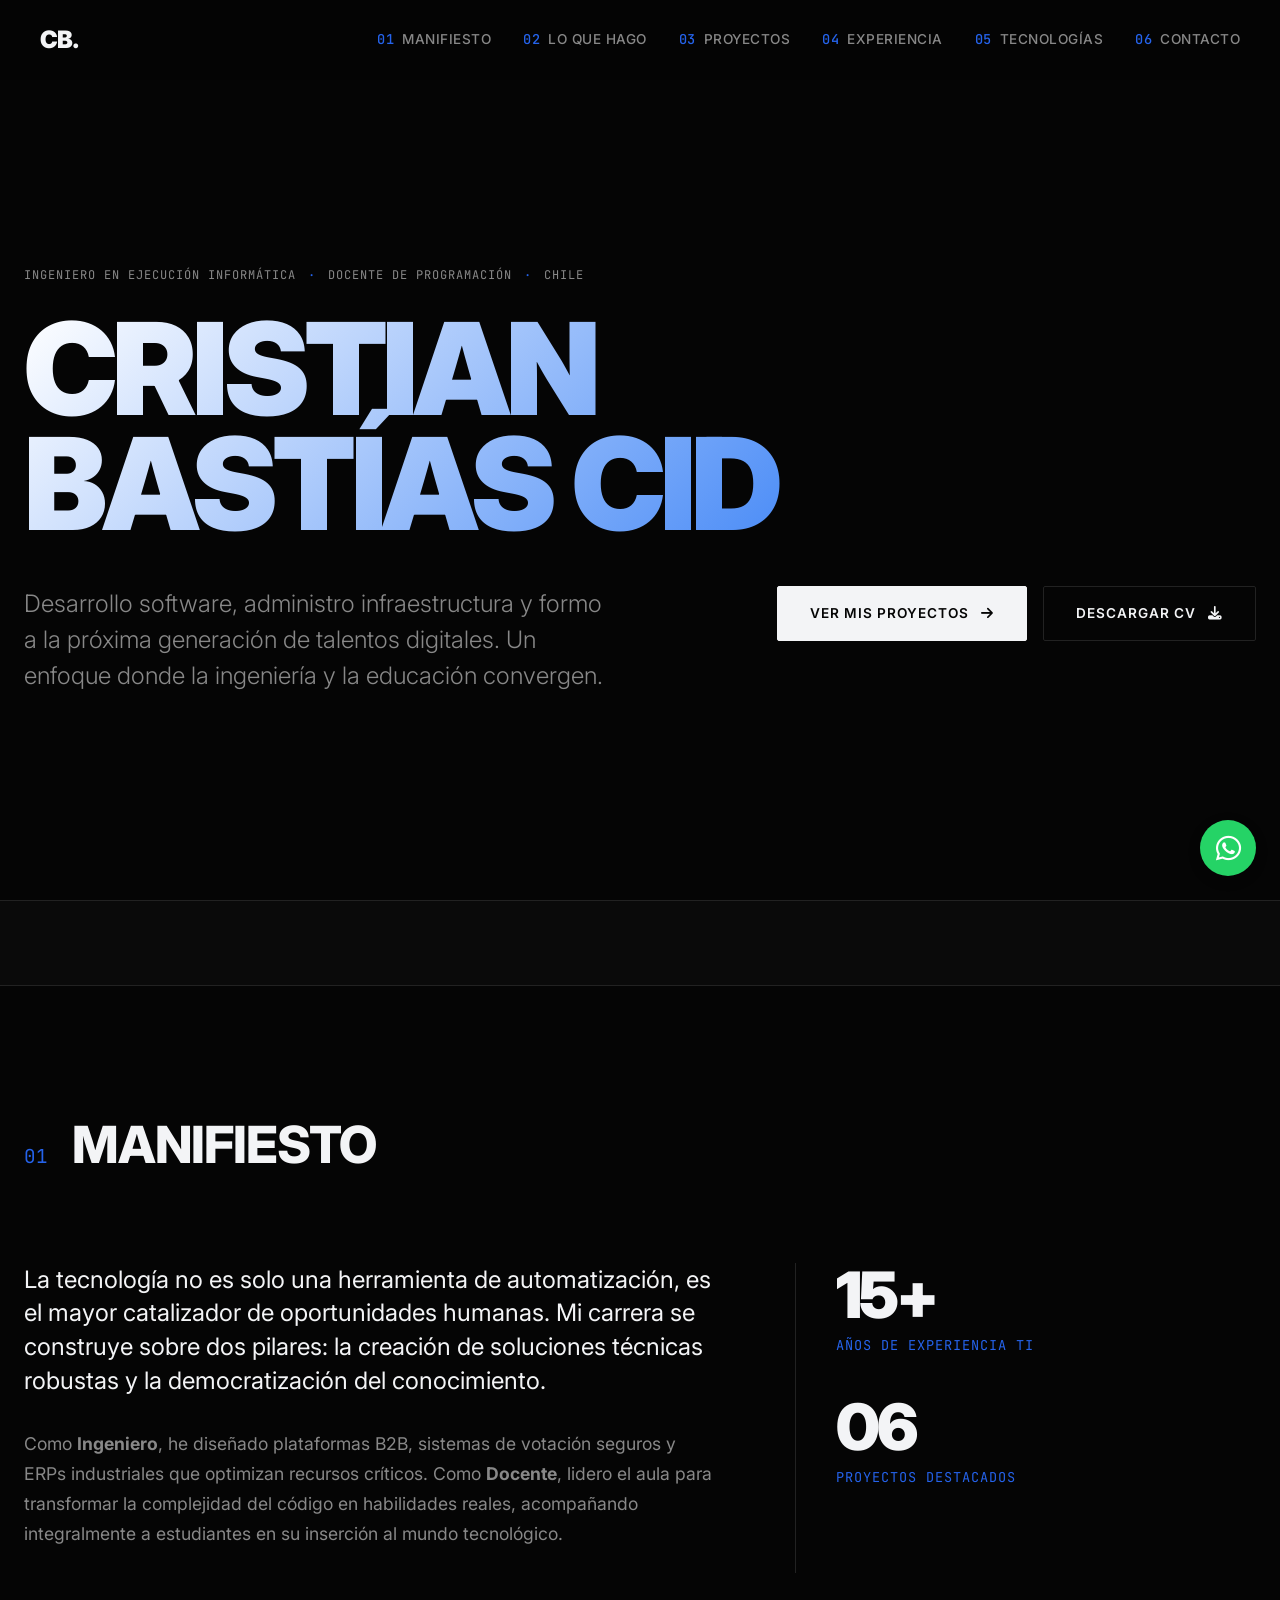
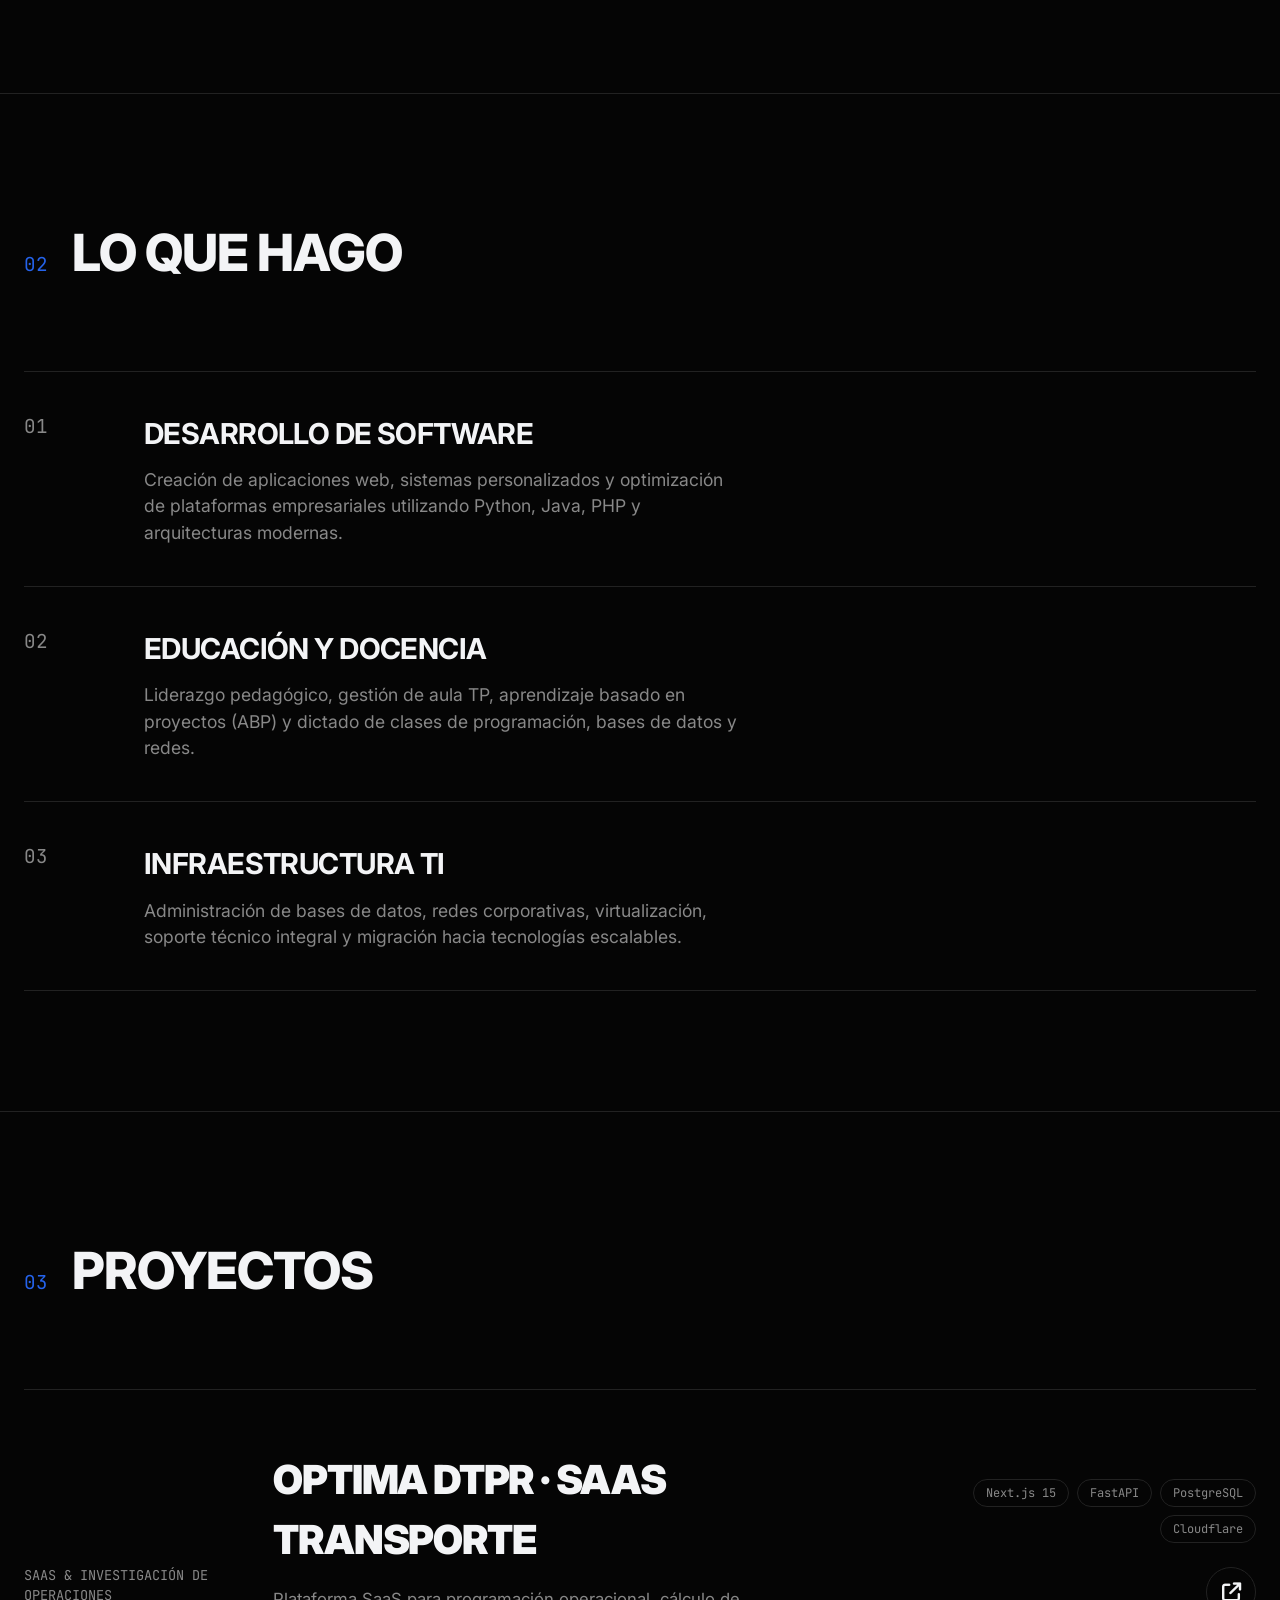
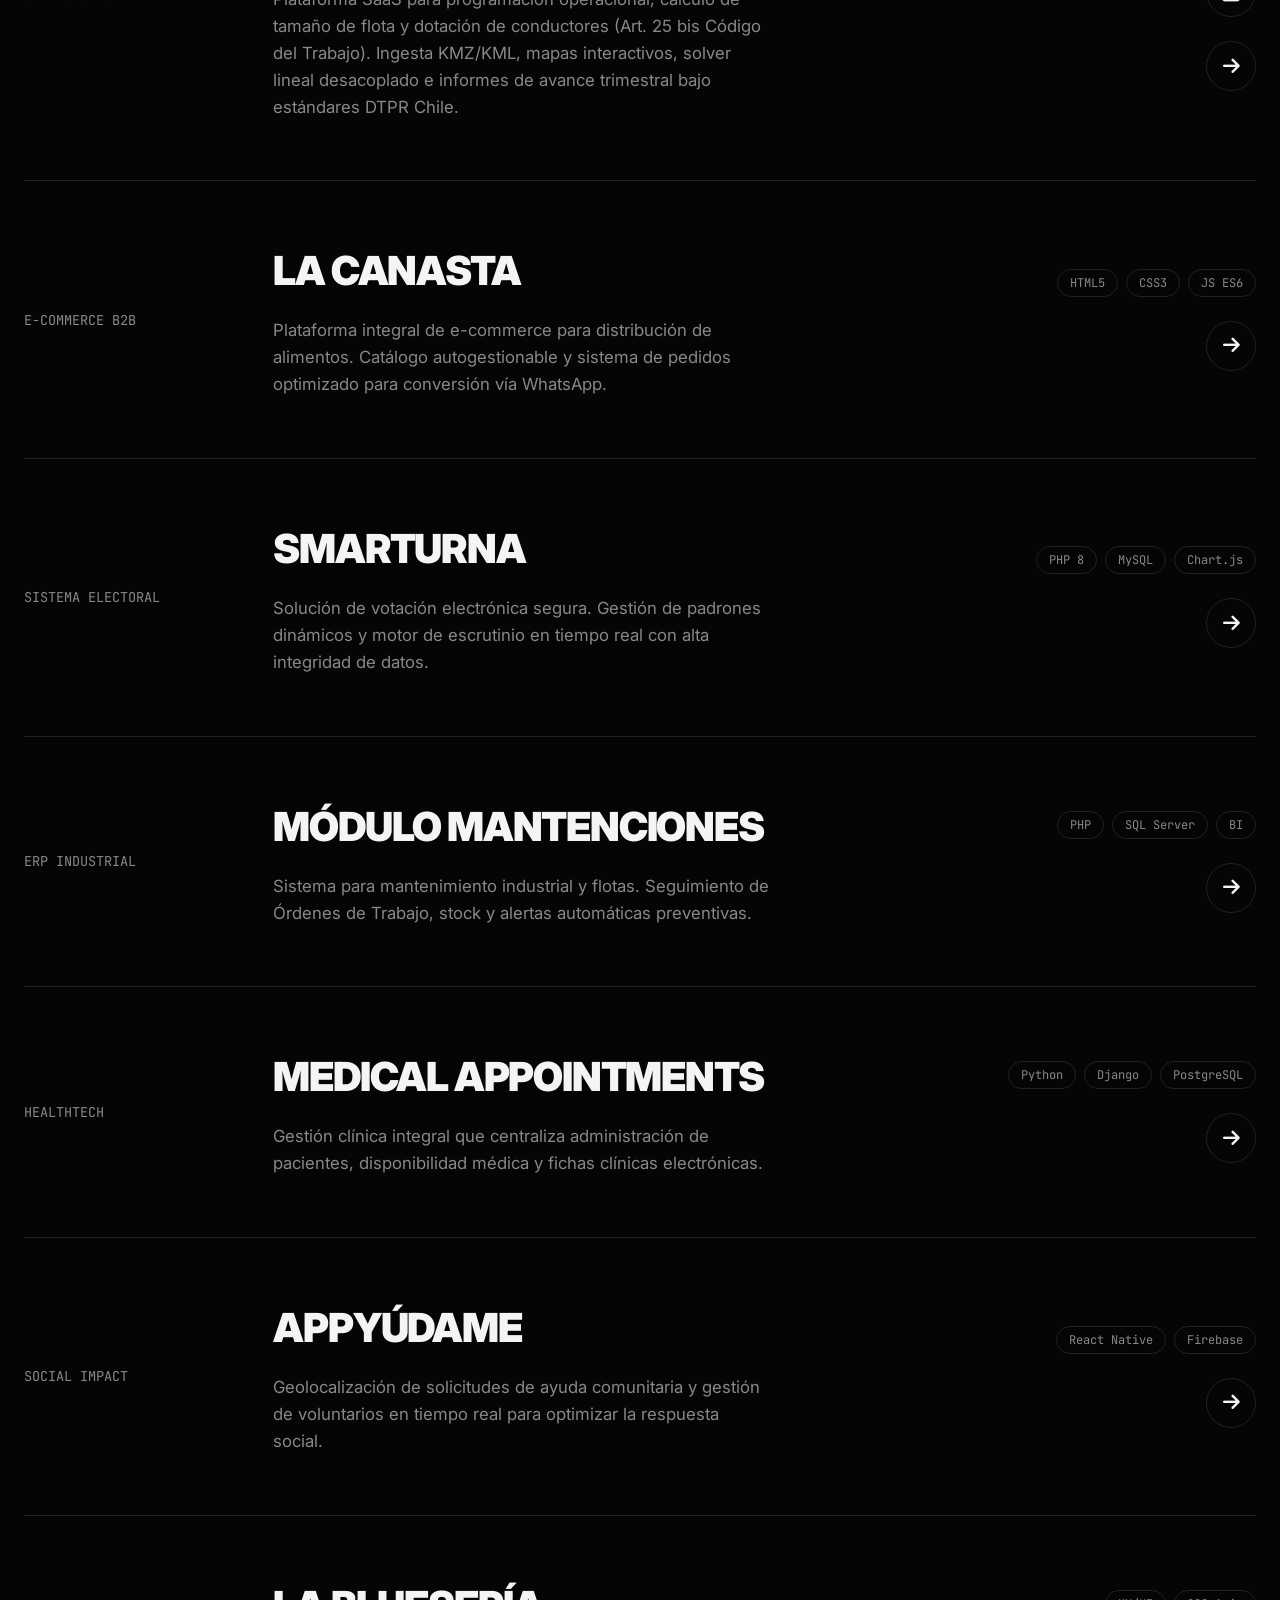
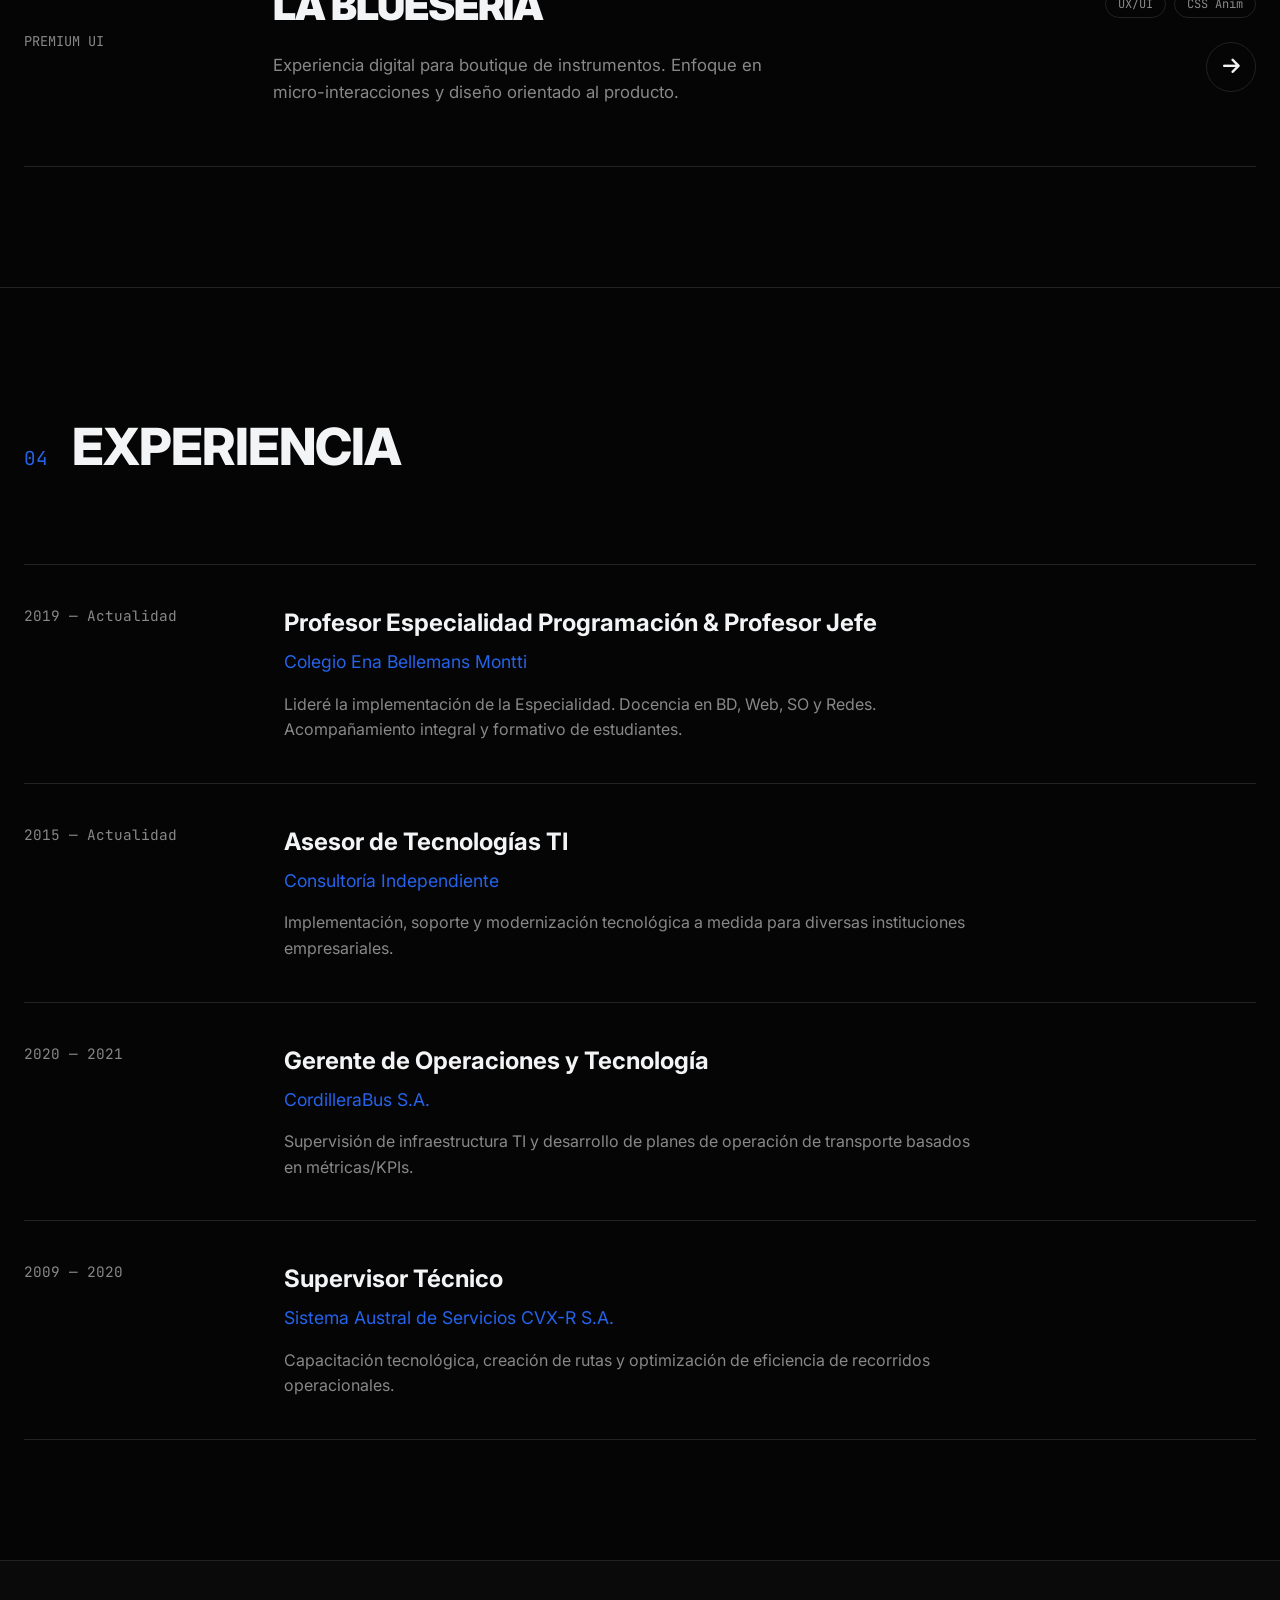
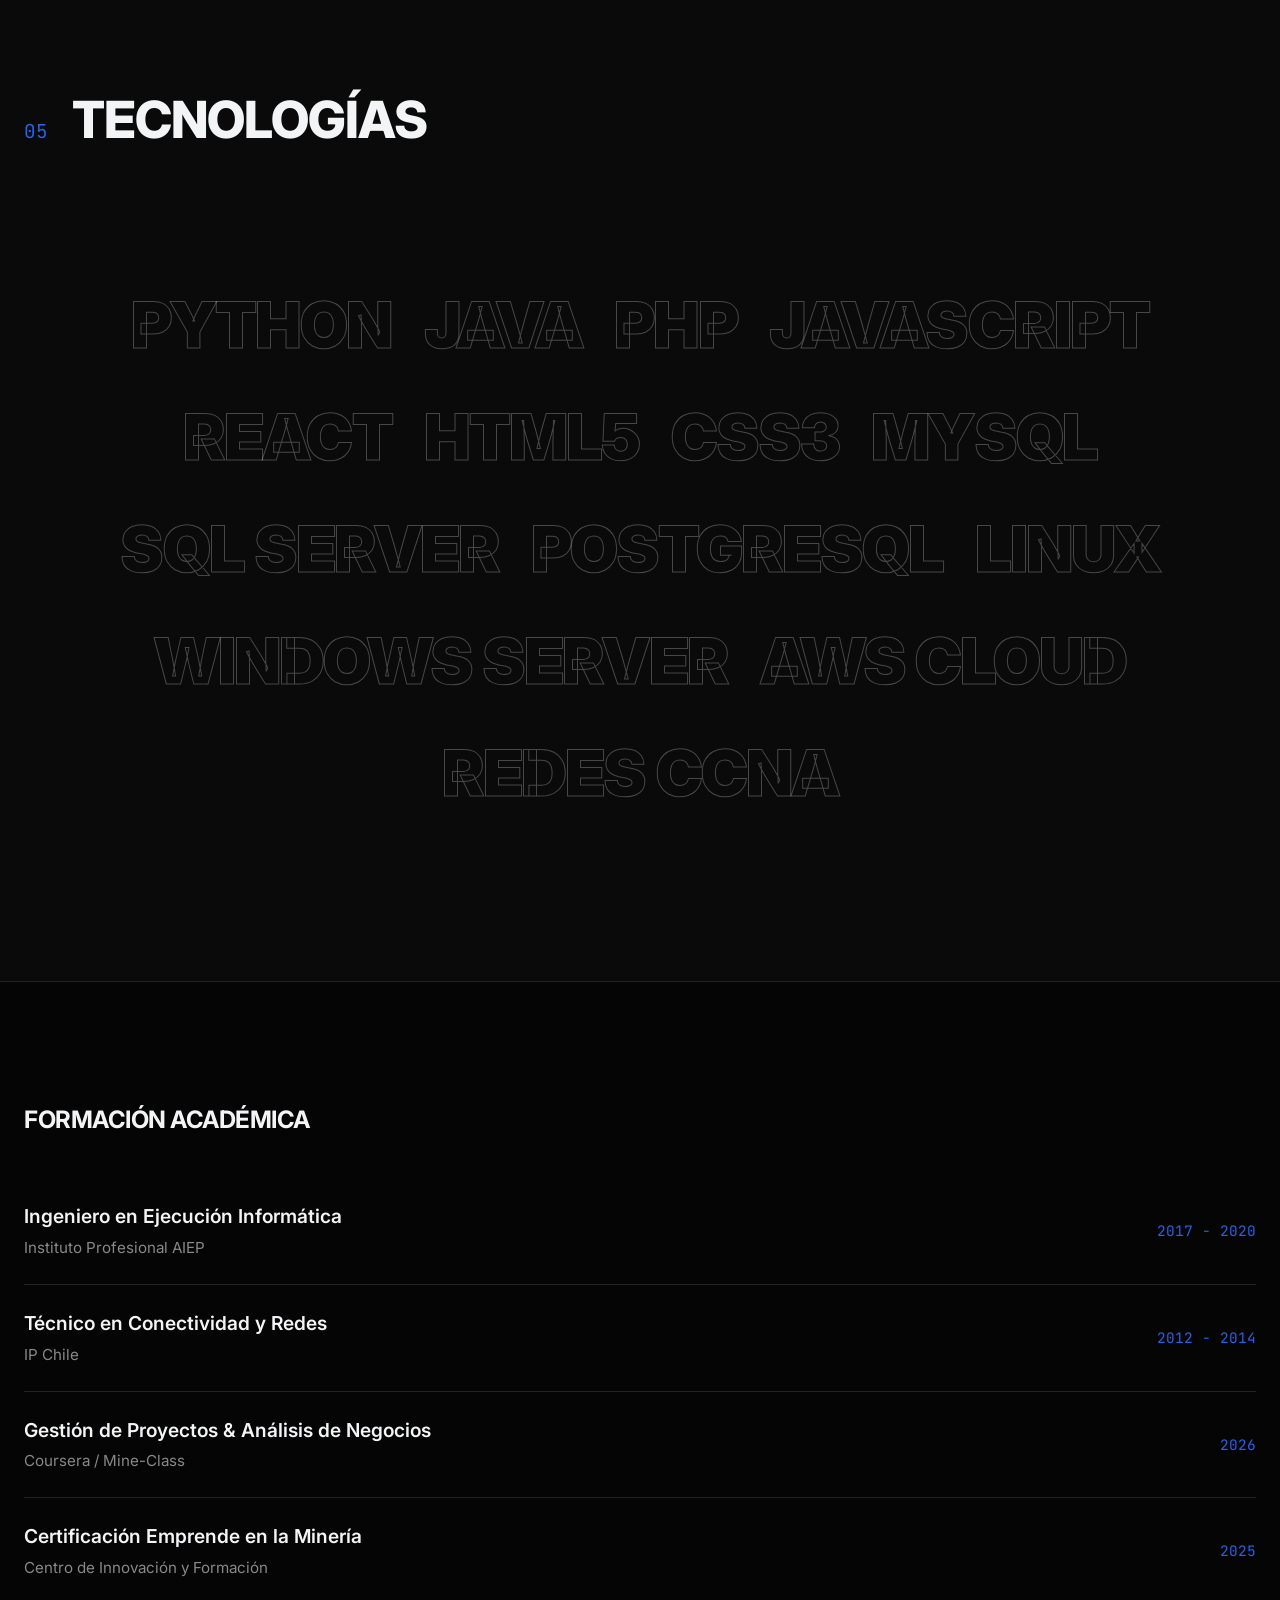
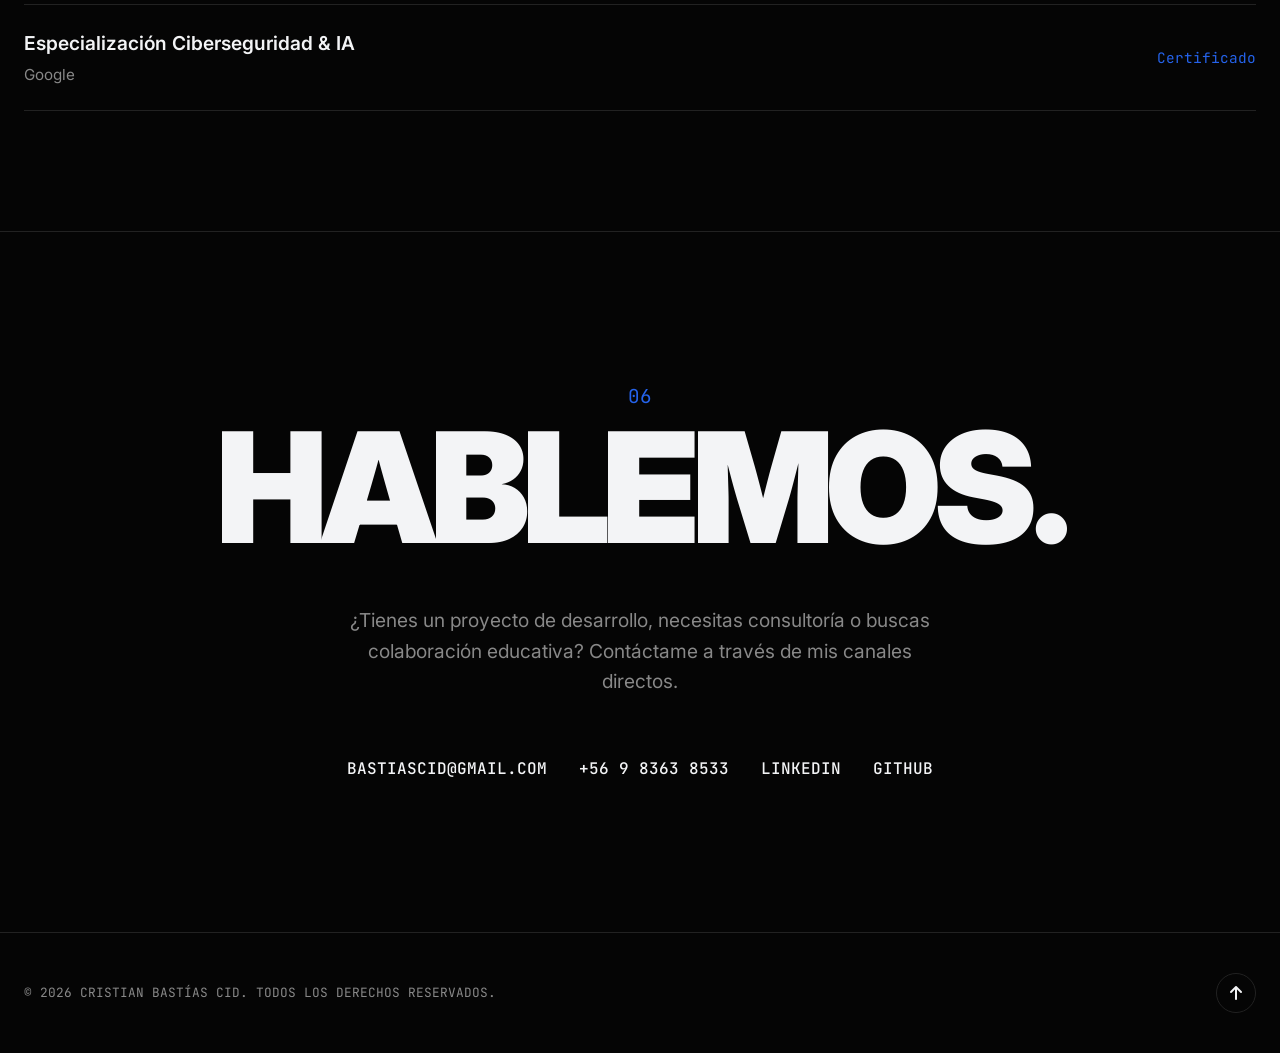
<file: index.html>
<!DOCTYPE html>
<html lang="es">
<head>
    <meta charset="UTF-8">
    <meta name="viewport" content="width=device-width, initial-scale=1.0">
    <title>Cristian Bastías Cid — Ingeniero & Docente</title>
    <meta name="description" content="Portafolio editorial de Cristian Bastías Cid. Ingeniero en Ejecución Informática, docente de programación y experto en soluciones tecnológicas.">
    
    <!-- Fuentes Editoriales -->
    <link rel="preconnect" href="https://fonts.googleapis.com">
    <link rel="preconnect" href="https://fonts.gstatic.com" crossorigin>
    <!-- Inter para titulares masivos (Black/900) y JetBrains Mono para data técnica -->
    <link href="https://fonts.googleapis.com/css2?family=Inter:wght@300;400;500;800;900&family=JetBrains+Mono:wght@400;500&display=swap" rel="stylesheet">
    
    <!-- FontAwesome para iconos sutiles -->
    <link rel="stylesheet" href="https://cdnjs.cloudflare.com/ajax/libs/font-awesome/6.4.0/css/all.min.css">
    <link rel="stylesheet" href="styles.css">
</head>
<body>
    <!-- Fondo Animado Matrix Editorial -->
    <canvas id="matrix-bg" aria-hidden="true"></canvas>
    
    <!-- NAVEGACIÓN EDITORIAL -->
    <nav class="nav-editorial">
        <a href="#inicio" class="nav-brand" aria-label="Volver al inicio">CB.</a>
        <div class="nav-menu">
            <a href="#manifiesto"><span>01</span> Manifiesto</a>
            <a href="#enfoque"><span>02</span> Lo que hago</a>
            <a href="#proyectos"><span>03</span> Proyectos</a>
            <a href="#experiencia"><span>04</span> Experiencia</a>
            <a href="#tecnologias"><span>05</span> Tecnologías</a>
            <a href="#contacto"><span>06</span> Contacto</a>
        </div>
        <button class="menu-trigger" aria-label="Abrir Menú"><i class="fa-solid fa-bars"></i></button>
    </nav>

    <!-- MENÚ MÓVIL OVERLAY -->
    <div class="mobile-overlay">
        <button class="close-menu" aria-label="Cerrar Menú"><i class="fa-solid fa-xmark"></i></button>
        <div class="mobile-links">
            <a href="#manifiesto"><span>01</span> Manifiesto</a>
            <a href="#enfoque"><span>02</span> Lo que hago</a>
            <a href="#proyectos"><span>03</span> Proyectos</a>
            <a href="#experiencia"><span>04</span> Experiencia</a>
            <a href="#tecnologias"><span>05</span> Tecnologías</a>
            <a href="#contacto"><span>06</span> Contacto</a>
            <a href="CV_Cristian_Bastias.pdf" download="CV_Cristian_Bastias.pdf" class="mobile-cv">Descargar CV</a>
        </div>
    </div>

    <main>
        <!-- HERO GIGANTE -->
        <section id="inicio" class="section-hero">
            <div class="container">
                <div class="hero-top-tags reveal-up">
                    <span>INGENIERO EN EJECUCIÓN INFORMÁTICA</span>
                    <span class="separator">·</span>
                    <span>DOCENTE DE PROGRAMACIÓN</span>
                    <span class="separator">·</span>
                    <span>CHILE</span>
                </div>
                
                <h1 class="massive-title reveal-up delay-1">CRISTIAN<br>BASTÍAS CID</h1>
                
                <div class="hero-bottom grid-2">
                    <p class="hero-manifesto reveal-up delay-2">
                        Desarrollo software, administro infraestructura y formo a la próxima generación de talentos digitales. Un enfoque donde la ingeniería y la educación convergen.
                    </p>
                    <div class="hero-actions reveal-up delay-3">
                        <a href="#proyectos" class="btn-editorial">Ver mis proyectos <i class="fa-solid fa-arrow-right"></i></a>
                        <a href="CV_Cristian_Bastias.pdf" download="CV_Cristian_Bastias.pdf" class="btn-editorial outline">Descargar CV <i class="fa-solid fa-download"></i></a>
                    </div>
                </div>
            </div>
        </section>

        <!-- MARQUEE ANIMADO -->
        <div class="marquee-container" aria-hidden="true">
            <div class="marquee-content">
                DESARROLLO · EDUCACIÓN · TECNOLOGÍA · SISTEMAS · PROGRAMACIÓN · INFRAESTRUCTURA · 
                DESARROLLO · EDUCACIÓN · TECNOLOGÍA · SISTEMAS · PROGRAMACIÓN · INFRAESTRUCTURA ·
                DESARROLLO · EDUCACIÓN · TECNOLOGÍA · SISTEMAS · PROGRAMACIÓN · INFRAESTRUCTURA ·
            </div>
        </div>

        <!-- 01 MANIFIESTO -->
        <section id="manifiesto" class="section-editorial">
            <div class="container">
                <div class="section-header reveal-up">
                    <span class="section-num">01</span>
                    <h2 class="section-title">MANIFIESTO</h2>
                </div>
                
                <div class="manifesto-grid">
                    <div class="manifesto-text reveal-up">
                        <p class="lead-text">
                            La tecnología no es solo una herramienta de automatización, es el mayor catalizador de oportunidades humanas. Mi carrera se construye sobre dos pilares: la creación de soluciones técnicas robustas y la democratización del conocimiento.
                        </p>
                        <p>
                            Como <strong>Ingeniero</strong>, he diseñado plataformas B2B, sistemas de votación seguros y ERPs industriales que optimizan recursos críticos. Como <strong>Docente</strong>, lidero el aula para transformar la complejidad del código en habilidades reales, acompañando integralmente a estudiantes en su inserción al mundo tecnológico.
                        </p>
                    </div>
                    <div class="manifesto-stats reveal-up delay-1">
                        <div class="stat-box">
                            <span class="stat-number">15+</span>
                            <span class="stat-label">AÑOS DE EXPERIENCIA TI</span>
                        </div>
                        <div class="stat-box">
                            <span class="stat-number">06</span>
                            <span class="stat-label">PROYECTOS DESTACADOS</span>
                        </div>
                    </div>
                </div>
            </div>
        </section>

        <!-- 02 LO QUE HAGO -->
        <section id="enfoque" class="section-editorial border-top">
            <div class="container">
                <div class="section-header reveal-up">
                    <span class="section-num">02</span>
                    <h2 class="section-title">LO QUE HAGO</h2>
                </div>
                
                <div class="services-list">
                    <article class="service-row reveal-up">
                        <div class="service-num">01</div>
                        <div class="service-content">
                            <h3>DESARROLLO DE SOFTWARE</h3>
                            <p>Creación de aplicaciones web, sistemas personalizados y optimización de plataformas empresariales utilizando Python, Java, PHP y arquitecturas modernas.</p>
                        </div>
                    </article>
                    <article class="service-row reveal-up">
                        <div class="service-num">02</div>
                        <div class="service-content">
                            <h3>EDUCACIÓN Y DOCENCIA</h3>
                            <p>Liderazgo pedagógico, gestión de aula TP, aprendizaje basado en proyectos (ABP) y dictado de clases de programación, bases de datos y redes.</p>
                        </div>
                    </article>
                    <article class="service-row reveal-up">
                        <div class="service-num">03</div>
                        <div class="service-content">
                            <h3>INFRAESTRUCTURA TI</h3>
                            <p>Administración de bases de datos, redes corporativas, virtualización, soporte técnico integral y migración hacia tecnologías escalables.</p>
                        </div>
                    </article>
                </div>
            </div>
        </section>

        <!-- 03 PROYECTOS -->
        <section id="proyectos" class="section-editorial border-top">
            <div class="container">
                <div class="section-header reveal-up">
                    <span class="section-num">03</span>
                    <h2 class="section-title">PROYECTOS</h2>
                </div>
                
                <div class="projects-editorial-list">
                    <!-- Proyecto 0: SaaS Transporte DTPR -->
                    <article class="project-row reveal-up">
                        <div class="proj-meta">
                            <span class="proj-cat">SaaS & Investigación de Operaciones</span>
                        </div>
                        <div class="proj-main">
                            <h3 class="proj-title">OPTIMA DTPR · SAAS TRANSPORTE</h3>
                            <p class="proj-desc">Plataforma SaaS para programación operacional, cálculo de tamaño de flota y dotación de conductores (Art. 25 bis Código del Trabajo). Ingesta KMZ/KML, mapas interactivos, solver lineal desacoplado e informes de avance trimestral bajo estándares DTPR Chile.</p>
                        </div>
                        <div class="proj-tech">
                            <div class="tags"><span>Next.js 15</span><span>FastAPI</span><span>PostgreSQL</span><span>Cloudflare</span></div>
                            <a href="https://transportes.bastiascid.cl" target="_blank" rel="noopener" class="proj-link" title="Ver en vivo"><i class="fa-solid fa-arrow-up-right-from-square"></i></a>
                            <a href="https://github.com/bastiascid/plataforma-saas-transporte" target="_blank" rel="noopener" class="proj-link" title="Ver código"><i class="fa-solid fa-arrow-right"></i></a>
                        </div>
                    </article>

                    <!-- Proyecto 1 -->
                    <article class="project-row reveal-up">
                        <div class="proj-meta">
                            <span class="proj-cat">E-Commerce B2B</span>
                        </div>
                        <div class="proj-main">
                            <h3 class="proj-title">LA CANASTA</h3>
                            <p class="proj-desc">Plataforma integral de e-commerce para distribución de alimentos. Catálogo autogestionable y sistema de pedidos optimizado para conversión vía WhatsApp.</p>
                        </div>
                        <div class="proj-tech">
                            <div class="tags"><span>HTML5</span><span>CSS3</span><span>JS ES6</span></div>
                            <a href="https://github.com/bastiascid" target="_blank" rel="noopener" class="proj-link"><i class="fa-solid fa-arrow-right"></i></a>
                        </div>
                    </article>
                    
                    <!-- Proyecto 2 -->
                    <article class="project-row reveal-up">
                        <div class="proj-meta">
                            <span class="proj-cat">Sistema Electoral</span>
                        </div>
                        <div class="proj-main">
                            <h3 class="proj-title">SMARTURNA</h3>
                            <p class="proj-desc">Solución de votación electrónica segura. Gestión de padrones dinámicos y motor de escrutinio en tiempo real con alta integridad de datos.</p>
                        </div>
                        <div class="proj-tech">
                            <div class="tags"><span>PHP 8</span><span>MySQL</span><span>Chart.js</span></div>
                            <a href="https://github.com/bastiascid" target="_blank" rel="noopener" class="proj-link"><i class="fa-solid fa-arrow-right"></i></a>
                        </div>
                    </article>

                    <!-- Proyecto 3 -->
                    <article class="project-row reveal-up">
                        <div class="proj-meta">
                            <span class="proj-cat">ERP Industrial</span>
                        </div>
                        <div class="proj-main">
                            <h3 class="proj-title">MÓDULO MANTENCIONES</h3>
                            <p class="proj-desc">Sistema para mantenimiento industrial y flotas. Seguimiento de Órdenes de Trabajo, stock y alertas automáticas preventivas.</p>
                        </div>
                        <div class="proj-tech">
                            <div class="tags"><span>PHP</span><span>SQL Server</span><span>BI</span></div>
                            <a href="https://github.com/bastiascid" target="_blank" rel="noopener" class="proj-link"><i class="fa-solid fa-arrow-right"></i></a>
                        </div>
                    </article>

                    <!-- Proyecto 4 -->
                    <article class="project-row reveal-up">
                        <div class="proj-meta">
                            <span class="proj-cat">HealthTech</span>
                        </div>
                        <div class="proj-main">
                            <h3 class="proj-title">MEDICAL APPOINTMENTS</h3>
                            <p class="proj-desc">Gestión clínica integral que centraliza administración de pacientes, disponibilidad médica y fichas clínicas electrónicas.</p>
                        </div>
                        <div class="proj-tech">
                            <div class="tags"><span>Python</span><span>Django</span><span>PostgreSQL</span></div>
                            <a href="https://github.com/bastiascid" target="_blank" rel="noopener" class="proj-link"><i class="fa-solid fa-arrow-right"></i></a>
                        </div>
                    </article>

                    <!-- Proyecto 5 -->
                    <article class="project-row reveal-up">
                        <div class="proj-meta">
                            <span class="proj-cat">Social Impact</span>
                        </div>
                        <div class="proj-main">
                            <h3 class="proj-title">APPYÚDAME</h3>
                            <p class="proj-desc">Geolocalización de solicitudes de ayuda comunitaria y gestión de voluntarios en tiempo real para optimizar la respuesta social.</p>
                        </div>
                        <div class="proj-tech">
                            <div class="tags"><span>React Native</span><span>Firebase</span></div>
                            <a href="https://github.com/bastiascid" target="_blank" rel="noopener" class="proj-link"><i class="fa-solid fa-arrow-right"></i></a>
                        </div>
                    </article>

                    <!-- Proyecto 6 -->
                    <article class="project-row reveal-up">
                        <div class="proj-meta">
                            <span class="proj-cat">Premium UI</span>
                        </div>
                        <div class="proj-main">
                            <h3 class="proj-title">LA BLUESERÍA</h3>
                            <p class="proj-desc">Experiencia digital para boutique de instrumentos. Enfoque en micro-interacciones y diseño orientado al producto.</p>
                        </div>
                        <div class="proj-tech">
                            <div class="tags"><span>UX/UI</span><span>CSS Anim</span></div>
                            <a href="https://github.com/bastiascid" target="_blank" rel="noopener" class="proj-link"><i class="fa-solid fa-arrow-right"></i></a>
                        </div>
                    </article>
                </div>
            </div>
        </section>

        <!-- 04 EXPERIENCIA -->
        <section id="experiencia" class="section-editorial border-top">
            <div class="container">
                <div class="section-header reveal-up">
                    <span class="section-num">04</span>
                    <h2 class="section-title">EXPERIENCIA</h2>
                </div>
                
                <div class="timeline-editorial">
                    <div class="time-node reveal-up">
                        <div class="time-meta">2019 — Actualidad</div>
                        <div class="time-data">
                            <h3 class="time-role">Profesor Especialidad Programación & Profesor Jefe</h3>
                            <h4 class="time-org">Colegio Ena Bellemans Montti</h4>
                            <p>Lideré la implementación de la Especialidad. Docencia en BD, Web, SO y Redes. Acompañamiento integral y formativo de estudiantes.</p>
                        </div>
                    </div>
                    <div class="time-node reveal-up">
                        <div class="time-meta">2015 — Actualidad</div>
                        <div class="time-data">
                            <h3 class="time-role">Asesor de Tecnologías TI</h3>
                            <h4 class="time-org">Consultoría Independiente</h4>
                            <p>Implementación, soporte y modernización tecnológica a medida para diversas instituciones empresariales.</p>
                        </div>
                    </div>
                    <div class="time-node reveal-up">
                        <div class="time-meta">2020 — 2021</div>
                        <div class="time-data">
                            <h3 class="time-role">Gerente de Operaciones y Tecnología</h3>
                            <h4 class="time-org">CordilleraBus S.A.</h4>
                            <p>Supervisión de infraestructura TI y desarrollo de planes de operación de transporte basados en métricas/KPIs.</p>
                        </div>
                    </div>
                    <div class="time-node reveal-up">
                        <div class="time-meta">2009 — 2020</div>
                        <div class="time-data">
                            <h3 class="time-role">Supervisor Técnico</h3>
                            <h4 class="time-org">Sistema Austral de Servicios CVX-R S.A.</h4>
                            <p>Capacitación tecnológica, creación de rutas y optimización de eficiencia de recorridos operacionales.</p>
                        </div>
                    </div>
                </div>
            </div>
        </section>

        <!-- 05 TECNOLOGIAS -->
        <section id="tecnologias" class="section-editorial border-top bg-alt">
            <div class="container">
                <div class="section-header reveal-up">
                    <span class="section-num">05</span>
                    <h2 class="section-title">TECNOLOGÍAS</h2>
                </div>
                
                <div class="tech-cloud reveal-up">
                    <span>PYTHON</span>
                    <span>JAVA</span>
                    <span>PHP</span>
                    <span>JAVASCRIPT</span>
                    <span>REACT</span>
                    <span>HTML5</span>
                    <span>CSS3</span>
                    <span>MYSQL</span>
                    <span>SQL SERVER</span>
                    <span>POSTGRESQL</span>
                    <span>LINUX</span>
                    <span>WINDOWS SERVER</span>
                    <span>AWS CLOUD</span>
                    <span>REDES CCNA</span>
                </div>
            </div>
        </section>

        <!-- FORMACION ACADEMICA -->
        <section class="section-editorial border-top">
            <div class="container">
                <h3 class="sub-editorial-title reveal-up">FORMACIÓN ACADÉMICA</h3>
                
                <div class="edu-editorial-list">
                    <div class="edu-row reveal-up">
                        <div class="edu-main">
                            <h4>Ingeniero en Ejecución Informática</h4>
                            <span>Instituto Profesional AIEP</span>
                        </div>
                        <div class="edu-year">2017 - 2020</div>
                    </div>
                    <div class="edu-row reveal-up">
                        <div class="edu-main">
                            <h4>Técnico en Conectividad y Redes</h4>
                            <span>IP Chile</span>
                        </div>
                        <div class="edu-year">2012 - 2014</div>
                    </div>
                    <div class="edu-row reveal-up">
                        <div class="edu-main">
                            <h4>Gestión de Proyectos & Análisis de Negocios</h4>
                            <span>Coursera / Mine-Class</span>
                        </div>
                        <div class="edu-year">2026</div>
                    </div>
                    <div class="edu-row reveal-up">
                        <div class="edu-main">
                            <h4>Certificación Emprende en la Minería</h4>
                            <span>Centro de Innovación y Formación</span>
                        </div>
                        <div class="edu-year">2025</div>
                    </div>
                    <div class="edu-row reveal-up">
                        <div class="edu-main">
                            <h4>Especialización Ciberseguridad & IA</h4>
                            <span>Google</span>
                        </div>
                        <div class="edu-year">Certificado</div>
                    </div>
                </div>
            </div>
        </section>

        <!-- 06 CONTACTO -->
        <section id="contacto" class="section-contact border-top">
            <div class="container reveal-up">
                <div class="contact-editorial">
                    <span class="section-num">06</span>
                    <h2 class="massive-contact">HABLEMOS.</h2>
                    <p class="contact-desc">¿Tienes un proyecto de desarrollo, necesitas consultoría o buscas colaboración educativa? Contáctame a través de mis canales directos.</p>
                    
                    <div class="contact-links">
                        <a href="mailto:bastiascid@gmail.com" class="c-link">BASTIASCID@GMAIL.COM</a>
                        <a href="https://wa.me/56983638533" target="_blank" rel="noopener" class="c-link">+56 9 8363 8533</a>
                        <a href="https://www.linkedin.com/in/bastiascid/" target="_blank" rel="noopener" class="c-link">LINKEDIN</a>
                        <a href="https://github.com/bastiascid" target="_blank" rel="noopener" class="c-link">GITHUB</a>
                    </div>
                </div>
            </div>
        </section>
    </main>

    <footer class="footer-editorial">
        <div class="container">
            <p>© 2026 CRISTIAN BASTÍAS CID. TODOS LOS DERECHOS RESERVADOS.</p>
            <a href="#inicio" class="back-to-top" aria-label="Volver arriba"><i class="fa-solid fa-arrow-up"></i></a>
        </div>
    </footer>

    <!-- Botón Flotante de WhatsApp -->
    <a href="https://wa.me/56983638533" class="whatsapp-float" aria-label="Contactar por WhatsApp" target="_blank" rel="noopener">
        <i class="fa-brands fa-whatsapp"></i>
        <span class="wa-tooltip">Escríbeme por WhatsApp</span>
    </a>

    <script src="script.js"></script>
</body>
</html>
</file>
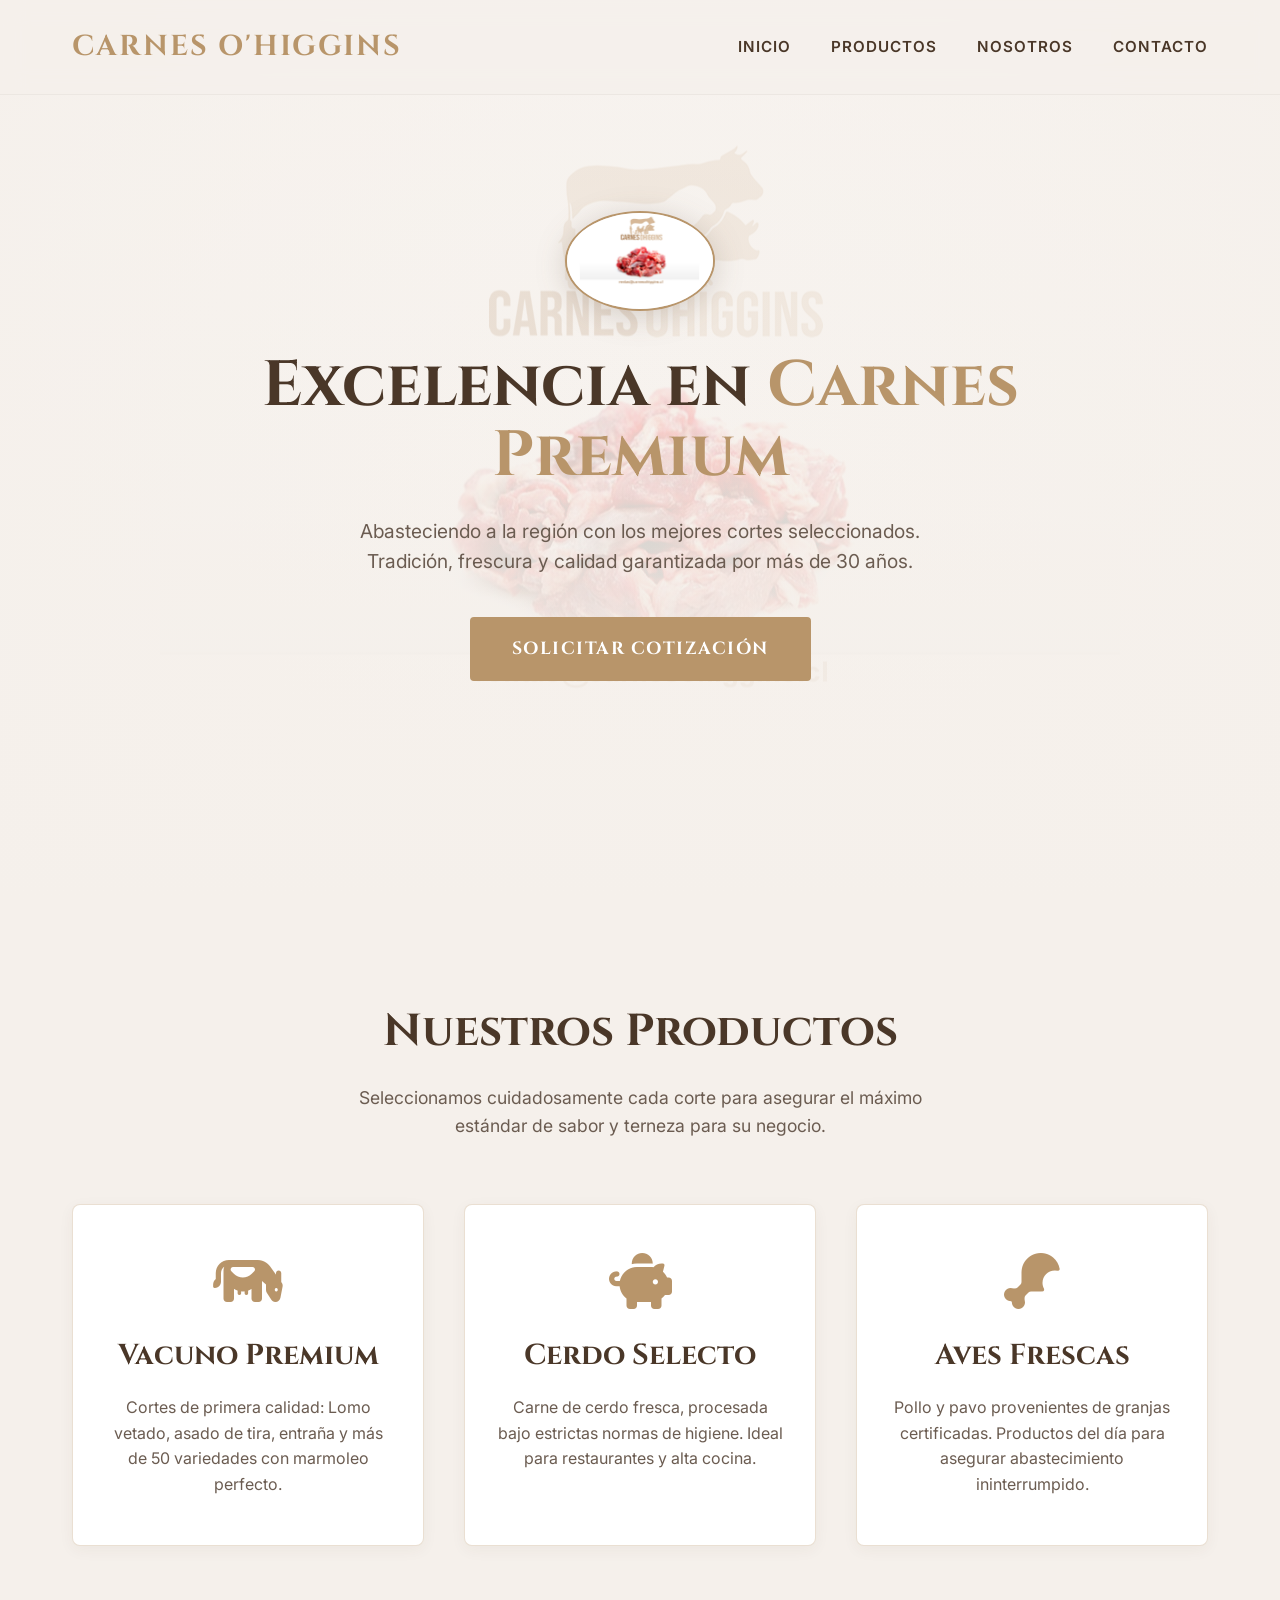
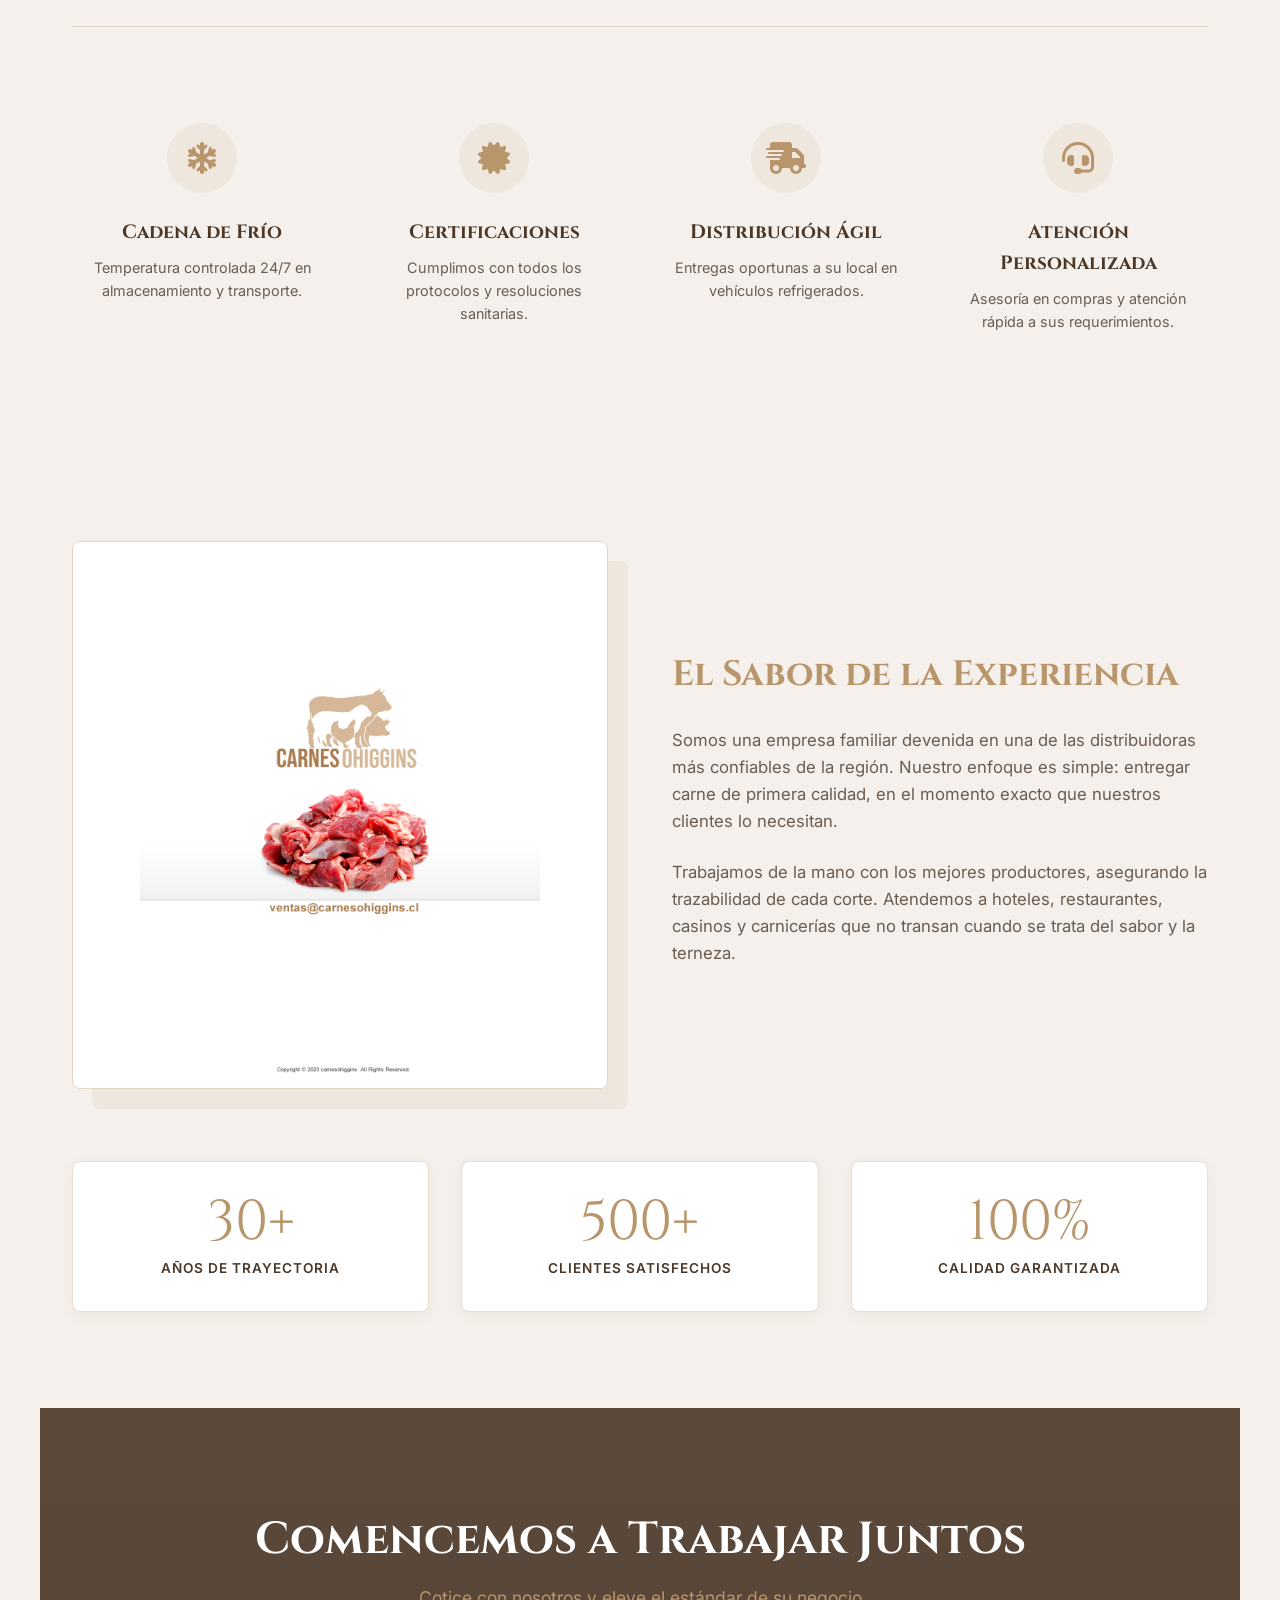
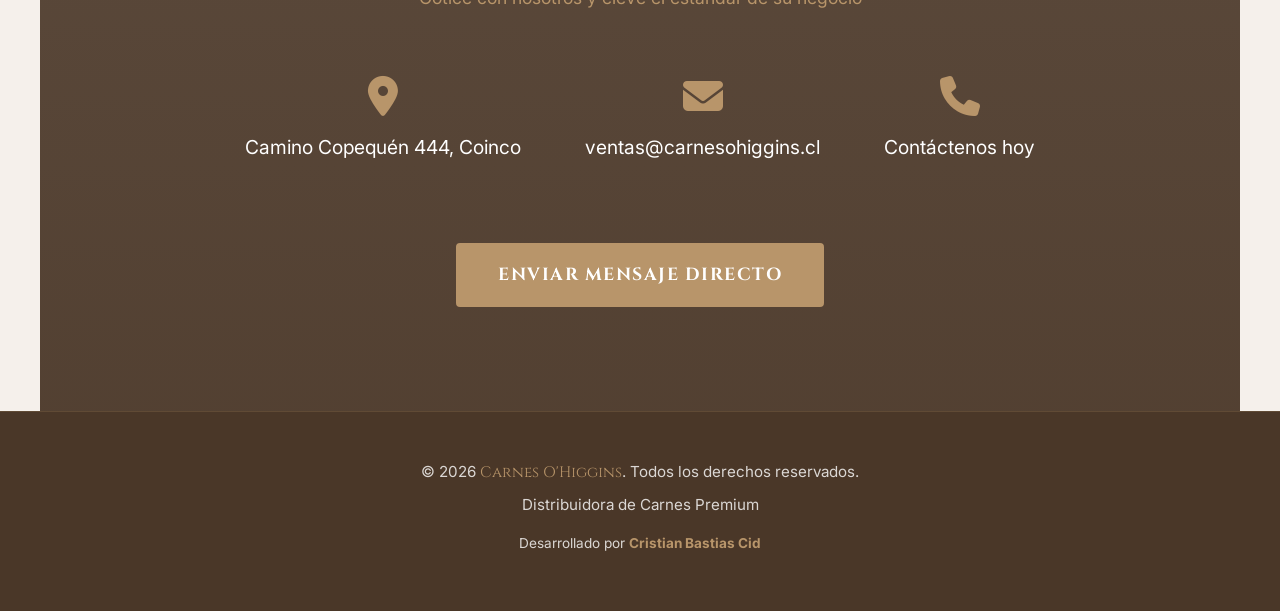
<file: carnes/index.html>
<!DOCTYPE html>
<html lang="es">
<head>
  <meta charset="UTF-8" />
  <meta name="viewport" content="width=device-width, initial-scale=1.0" />
  <title>Carnes O'Higgins - Distribuidora de Carnes Premium</title>
  
  <!-- SEO & Meta Tags -->
  <meta name="description" content="Carnes O'Higgins, distribuidora de carnes premium con más de 30 años de experiencia. Vacuno, cerdo y aves con cadena de frío garantizada." />

  <!-- Google Fonts -->
  <link rel="preconnect" href="https://fonts.googleapis.com">
  <link rel="preconnect" href="https://fonts.gstatic.com" crossorigin>
  <link href="https://fonts.googleapis.com/css2?family=Cinzel:wght@500;700&family=Inter:wght@300;400;600&display=swap" rel="stylesheet">
  
  <!-- FontAwesome -->
  <link rel="stylesheet" href="https://cdnjs.cloudflare.com/ajax/libs/font-awesome/6.4.0/css/all.min.css">

  <style>
    :root {
      --bg-dark: #4a3728;
      --bg-card: #ffffff;
      --bg-main: #f5f0eb;
      --gold-primary: #b8956a;
      --gold-hover: #8b6f47;
      --text-main: #4a3728;
      --text-muted: #6b5c51;
      --border-color: rgba(184, 149, 106, 0.3);
      --font-heading: 'Cinzel', serif;
      --font-body: 'Inter', sans-serif;
    }

    * { margin: 0; padding: 0; box-sizing: border-box; }

    html {
      scroll-behavior: smooth;
    }

    body {
      font-family: var(--font-body);
      background-color: var(--bg-main);
      color: var(--text-main);
      line-height: 1.6;
      overflow-x: hidden;
    }

    /* ---- HEADER & NAV ---- */
    header {
      position: fixed;
      top: 0;
      width: 100%;
      z-index: 1000;
      background: rgba(245, 240, 235, 0.85);
      backdrop-filter: blur(12px);
      -webkit-backdrop-filter: blur(12px);
      border-bottom: 1px solid rgba(74, 55, 40, 0.05);
      transition: all 0.4s ease;
    }

    header.scrolled {
      padding: 0.5rem 0;
      background: rgba(245, 240, 235, 0.98);
      border-bottom: 1px solid var(--border-color);
      box-shadow: 0 4px 20px rgba(0,0,0,0.05);
    }

    nav {
      max-width: 1200px;
      margin: 0 auto;
      display: flex;
      justify-content: space-between;
      align-items: center;
      padding: 1.5rem 2rem;
      transition: padding 0.4s ease;
    }

    header.scrolled nav {
      padding: 1rem 2rem;
    }

    .logo-container {
      display: flex;
      align-items: center;
    }

    .logo-text {
      font-family: var(--font-heading);
      font-size: 1.8rem;
      font-weight: 700;
      color: var(--gold-primary);
      letter-spacing: 2px;
      text-transform: uppercase;
    }

    .nav-links {
      display: flex;
      gap: 2.5rem;
      list-style: none;
    }

    .nav-links a {
      color: var(--text-main);
      text-decoration: none;
      font-size: 0.95rem;
      font-weight: 600;
      text-transform: uppercase;
      letter-spacing: 1px;
      position: relative;
      transition: color 0.3s;
    }

    .nav-links a::after {
      content: '';
      position: absolute;
      width: 0;
      height: 2px;
      background: var(--gold-primary);
      bottom: -6px;
      left: 0;
      transition: width 0.3s ease;
    }

    .nav-links a:hover {
      color: var(--gold-primary);
    }

    .nav-links a:hover::after {
      width: 100%;
    }

    .menu-toggle {
      display: none;
      background: none;
      border: none;
      color: var(--gold-primary);
      font-size: 1.5rem;
      cursor: pointer;
    }

    /* ---- HERO SECTION ---- */
    .hero {
      position: relative;
      min-height: 100vh;
      display: flex;
      align-items: center;
      justify-content: center;
      text-align: center;
      padding: 0 2rem;
      background: linear-gradient(to bottom, rgba(245, 240, 235, 0.7), var(--bg-main)), url('background.png') center/cover no-repeat;
    }

    .hero::before {
      content: '';
      position: absolute;
      top: 0; left: 0; width: 100%; height: 100%;
      background: radial-gradient(circle at center, transparent 0%, rgba(245, 240, 235, 0.9) 100%);
      z-index: 1;
    }

    .hero-content {
      position: relative;
      z-index: 2;
      max-width: 800px;
      animation: fadeInUp 1.2s ease-out;
    }

    .hero-image-stamp {
      max-width: 150px;
      margin-bottom: 2rem;
      filter: drop-shadow(0 5px 15px rgba(74, 55, 40, 0.2));
    }

    .hero h1 {
      font-family: var(--font-heading);
      font-size: 4rem;
      line-height: 1.1;
      margin-bottom: 1.5rem;
      color: var(--text-main);
    }

    .hero h1 span {
      color: var(--gold-primary);
    }

    .hero p {
      font-size: 1.2rem;
      color: var(--text-muted);
      margin-bottom: 2.5rem;
      max-width: 600px;
      margin-left: auto;
      margin-right: auto;
    }

    .btn {
      display: inline-block;
      padding: 1rem 2.5rem;
      font-family: var(--font-heading);
      font-size: 1.1rem;
      font-weight: 700;
      color: white;
      background: var(--gold-primary);
      border: 2px solid var(--gold-primary);
      text-decoration: none;
      text-transform: uppercase;
      letter-spacing: 1.5px;
      transition: all 0.3s ease;
      position: relative;
      overflow: hidden;
      cursor: pointer;
      border-radius: 4px;
    }

    .btn:hover {
      background: var(--gold-hover);
      border-color: var(--gold-hover);
      transform: translateY(-2px);
      box-shadow: 0 10px 20px rgba(184, 149, 106, 0.3);
    }

    /* ---- SECTIONS GENERIC ---- */
    .section {
      padding: 6rem 2rem;
      max-width: 1200px;
      margin: 0 auto;
      position: relative;
    }

    .section-header {
      text-align: center;
      margin-bottom: 4rem;
    }

    .section-header h2 {
      font-family: var(--font-heading);
      font-size: 2.8rem;
      color: var(--text-main);
      margin-bottom: 1rem;
    }

    .section-header p {
      color: var(--text-muted);
      font-size: 1.1rem;
      max-width: 600px;
      margin: 0 auto;
    }

    /* ---- PRODUCTOS ---- */
    .products {
      display: grid;
      grid-template-columns: repeat(auto-fit, minmax(300px, 1fr));
      gap: 2.5rem;
    }

    .product-card {
      background: var(--bg-card);
      border: 1px solid var(--border-color);
      padding: 3rem 2rem;
      text-align: center;
      transition: all 0.4s ease;
      position: relative;
      overflow: hidden;
      border-radius: 8px;
      box-shadow: 0 4px 15px rgba(74, 55, 40, 0.05);
    }

    .product-card::before {
      content: '';
      position: absolute;
      top: 0; left: 0; width: 100%; height: 3px;
      background: var(--gold-primary);
      transform: scaleX(0);
      transition: transform 0.4s ease;
      transform-origin: left;
    }

    .product-card:hover {
      transform: translateY(-10px);
      box-shadow: 0 15px 30px rgba(74, 55, 40, 0.1);
      border-color: var(--gold-primary);
    }

    .product-card:hover::before {
      transform: scaleX(1);
    }

    .product-icon {
      font-size: 3.5rem;
      color: var(--gold-primary);
      margin-bottom: 1.5rem;
    }

    .product-card h3 {
      font-family: var(--font-heading);
      font-size: 1.8rem;
      margin-bottom: 1rem;
      color: var(--text-main);
    }

    .product-card p {
      color: var(--text-muted);
      font-size: 1rem;
    }

    /* ---- CARACTERÍSTICAS ---- */
    .features {
      display: grid;
      grid-template-columns: repeat(auto-fit, minmax(220px, 1fr));
      gap: 2rem;
      margin-top: 5rem;
      border-top: 1px solid var(--border-color);
      padding-top: 5rem;
    }

    .feature-item {
      text-align: center;
      padding: 1rem;
    }

    .feature-icon {
      width: 70px;
      height: 70px;
      margin: 0 auto 1.5rem;
      background: rgba(184, 149, 106, 0.1);
      border-radius: 50%;
      display: flex;
      align-items: center;
      justify-content: center;
      font-size: 2rem;
      color: var(--gold-primary);
      transition: all 0.3s;
    }

    .feature-item:hover .feature-icon {
      background: var(--gold-primary);
      color: white;
      transform: rotate(10deg) scale(1.1);
    }

    .feature-item h4 {
      font-family: var(--font-heading);
      font-size: 1.2rem;
      margin-bottom: 0.5rem;
      color: var(--text-main);
    }

    .feature-item p {
      color: var(--text-muted);
      font-size: 0.9rem;
    }

    /* ---- NOSOTROS ---- */
    .about-content {
      display: grid;
      grid-template-columns: 1fr 1fr;
      gap: 4rem;
      align-items: center;
    }

    .about-image-wrapper {
      position: relative;
    }

    .about-image {
      width: 100%;
      height: auto;
      border: 1px solid var(--border-color);
      border-radius: 8px;
      box-shadow: 20px 20px 0 rgba(184, 149, 106, 0.1);
    }

    .about-text h3 {
      font-family: var(--font-heading);
      font-size: 2.2rem;
      margin-bottom: 1.5rem;
      color: var(--gold-primary);
    }

    .about-text p {
      margin-bottom: 1.5rem;
      font-size: 1.05rem;
      color: var(--text-muted);
    }

    .stats {
      display: grid;
      grid-template-columns: repeat(3, 1fr);
      gap: 2rem;
      margin-top: 4rem;
    }

    .stat-item {
      text-align: center;
      padding: 2rem;
      background: var(--bg-card);
      border: 1px solid var(--border-color);
      border-radius: 8px;
      box-shadow: 0 4px 15px rgba(74, 55, 40, 0.05);
    }

    .stat-number {
      font-family: var(--font-heading);
      font-size: 3.5rem;
      color: var(--gold-primary);
      line-height: 1;
      margin-bottom: 0.5rem;
    }

    .stat-item p {
      text-transform: uppercase;
      font-size: 0.85rem;
      letter-spacing: 1px;
      color: var(--text-main);
      font-weight: 600;
    }

    /* ---- CONTACTO ---- */
    .contact {
      background: linear-gradient(to bottom, rgba(74, 55, 40, 0.9), rgba(74, 55, 40, 0.95)), url('carnesohiggins_fondo_final_final.png') center/cover fixed;
      position: relative;
      color: white;
    }

    .contact-container {
      position: relative;
      z-index: 2;
      text-align: center;
    }
    
    .contact .section-header h2 {
        color: white;
    }
    
    .contact .section-header p {
        color: var(--gold-primary);
    }

    .contact-info {
      display: flex;
      justify-content: center;
      gap: 4rem;
      margin: 3rem 0;
      flex-wrap: wrap;
    }

    .contact-item {
      display: flex;
      flex-direction: column;
      align-items: center;
      gap: 1rem;
    }

    .contact-icon {
      font-size: 2.5rem;
      color: var(--gold-primary);
    }

    .contact-item p, .contact-item a {
      font-size: 1.2rem;
      color: white;
      text-decoration: none;
      transition: color 0.3s;
    }

    .contact-item a:hover {
      color: var(--gold-primary);
    }

    /* ---- FOOTER ---- */
    footer {
      background: var(--bg-dark);
      padding: 3rem 2rem;
      text-align: center;
      border-top: 1px solid rgba(184, 149, 106, 0.2);
    }

    footer p {
      color: rgba(255, 255, 255, 0.8);
      font-size: 0.95rem;
      margin-bottom: 0.5rem;
    }

    .footer-gold {
      color: var(--gold-primary);
      font-family: var(--font-heading);
    }

    /* ---- ANIMATIONS ---- */
    @keyframes fadeInUp {
      from { opacity: 0; transform: translateY(40px); }
      to { opacity: 1; transform: translateY(0); }
    }

    .reveal {
      opacity: 0;
      transform: translateY(30px);
      transition: all 0.8s ease-out;
    }

    .reveal.active {
      opacity: 1;
      transform: translateY(0);
    }

    /* ---- MOBILE RESPONSIVE ---- */
    @media (max-width: 900px) {
      .about-content { grid-template-columns: 1fr; }
      .about-image-wrapper { margin-bottom: 2rem; }
    }

    @media (max-width: 768px) {
      .hero h1 { font-size: 2.8rem; }
      .nav-links {
        position: fixed;
        top: 0; right: -100%;
        width: 250px; height: 100vh;
        background: var(--bg-card);
        flex-direction: column;
        padding: 6rem 2rem;
        transition: right 0.4s ease;
        box-shadow: -5px 0 15px rgba(0,0,0,0.1);
      }
      .nav-links.nav-active { right: 0; }
      .menu-toggle { display: block; z-index: 1001; }
      
      .menu-toggle.active i::before {
        content: "\f00d"; /* fontawesome X */
      }

      .stats { grid-template-columns: 1fr; gap: 1rem; }
      .contact-info { flex-direction: column; gap: 2rem; align-items: center; }
    }
  </style>
</head>

<body>
  <header id="main-header">
    <nav>
      <div class="logo-container">
        <a href="#inicio" style="text-decoration: none;">
            <span class="logo-text">Carnes O'Higgins</span>
        </a>
      </div>

      <ul class="nav-links" id="nav-links">
        <li><a href="#inicio">Inicio</a></li>
        <li><a href="#productos">Productos</a></li>
        <li><a href="#nosotros">Nosotros</a></li>
        <li><a href="#contacto">Contacto</a></li>
      </ul>

      <button class="menu-toggle" id="menu-toggle" aria-label="Abrir menú">
        <i class="fa-solid fa-bars"></i>
      </button>
    </nav>
  </header>

  <section id="inicio" class="hero">
    <div class="hero-content">
      <img src="carnesohiggins_fondo_final_final.png" alt="Sello de Calidad" class="hero-image-stamp" style="border-radius: 50%; border: 2px solid var(--gold-primary);">
      <h1>Excelencia en <span>Carnes Premium</span></h1>
      <p>Abasteciendo a la región con los mejores cortes seleccionados. Tradición, frescura y calidad garantizada por más de 30 años.</p>
      <a href="#contacto" class="btn">Solicitar Cotización</a>
    </div>
  </section>

  <section id="productos" class="section">
    <div class="section-header reveal">
      <h2>Nuestros Productos</h2>
      <p>Seleccionamos cuidadosamente cada corte para asegurar el máximo estándar de sabor y terneza para su negocio.</p>
    </div>

    <div class="products">
      <div class="product-card reveal">
        <i class="fa-solid fa-cow product-icon"></i>
        <h3>Vacuno Premium</h3>
        <p>Cortes de primera calidad: Lomo vetado, asado de tira, entraña y más de 50 variedades con marmoleo perfecto.</p>
      </div>

      <div class="product-card reveal">
        <i class="fa-solid fa-piggy-bank product-icon"></i>
        <h3>Cerdo Selecto</h3>
        <p>Carne de cerdo fresca, procesada bajo estrictas normas de higiene. Ideal para restaurantes y alta cocina.</p>
      </div>

      <div class="product-card reveal">
        <i class="fa-solid fa-drumstick-bite product-icon"></i>
        <h3>Aves Frescas</h3>
        <p>Pollo y pavo provenientes de granjas certificadas. Productos del día para asegurar abastecimiento ininterrumpido.</p>
      </div>
    </div>

    <div class="features">
      <div class="feature-item reveal">
        <div class="feature-icon"><i class="fa-solid fa-snowflake"></i></div>
        <h4>Cadena de Frío</h4>
        <p>Temperatura controlada 24/7 en almacenamiento y transporte.</p>
      </div>

      <div class="feature-item reveal">
        <div class="feature-icon"><i class="fa-solid fa-certificate"></i></div>
        <h4>Certificaciones</h4>
        <p>Cumplimos con todos los protocolos y resoluciones sanitarias.</p>
      </div>

      <div class="feature-item reveal">
        <div class="feature-icon"><i class="fa-solid fa-truck-fast"></i></div>
        <h4>Distribución Ágil</h4>
        <p>Entregas oportunas a su local en vehículos refrigerados.</p>
      </div>

      <div class="feature-item reveal">
        <div class="feature-icon"><i class="fa-solid fa-headset"></i></div>
        <h4>Atención Personalizada</h4>
        <p>Asesoría en compras y atención rápida a sus requerimientos.</p>
      </div>
    </div>
  </section>

  <section id="nosotros" class="section">
    <div class="about-content">
      <div class="about-image-wrapper reveal">
        <img src="background.png" alt="Bodega Carnes O'Higgins" class="about-image" />
      </div>
      <div class="about-text reveal">
        <h3>El Sabor de la Experiencia</h3>
        <p>Somos una empresa familiar devenida en una de las distribuidoras más confiables de la región. Nuestro enfoque es simple: entregar carne de primera calidad, en el momento exacto que nuestros clientes lo necesitan.</p>
        <p>Trabajamos de la mano con los mejores productores, asegurando la trazabilidad de cada corte. Atendemos a hoteles, restaurantes, casinos y carnicerías que no transan cuando se trata del sabor y la terneza.</p>
      </div>
    </div>

    <div class="stats">
      <div class="stat-item reveal">
        <div class="stat-number">30+</div>
        <p>Años de Trayectoria</p>
      </div>
      <div class="stat-item reveal">
        <div class="stat-number">500+</div>
        <p>Clientes Satisfechos</p>
      </div>
      <div class="stat-item reveal">
        <div class="stat-number">100%</div>
        <p>Calidad Garantizada</p>
      </div>
    </div>
  </section>

  <section id="contacto" class="section contact">
    <div class="contact-container reveal">
      <div class="section-header">
        <h2 style="color: white; margin-bottom: 0.5rem;">Comencemos a Trabajar Juntos</h2>
        <p style="color: var(--gold-primary);">Cotice con nosotros y eleve el estándar de su negocio</p>
      </div>

      <div class="contact-info">
        <div class="contact-item">
          <i class="fa-solid fa-location-dot contact-icon"></i>
          <p>Camino Copequén 444, Coinco</p>
        </div>

        <div class="contact-item">
          <i class="fa-solid fa-envelope contact-icon"></i>
          <a href="mailto:ventas@carnesohiggins.cl">ventas@carnesohiggins.cl</a>
        </div>
        
        <div class="contact-item">
            <i class="fa-solid fa-phone contact-icon"></i>
            <a href="tel:+56900000000">Contáctenos hoy</a>
        </div>
      </div>

      <a href="mailto:ventas@carnesohiggins.cl" class="btn" style="margin-top: 2rem;">Enviar Mensaje Directo</a>
    </div>
  </section>

  <footer>
    <p>&copy; <span id="year"></span> <span class="footer-gold">Carnes O'Higgins</span>. Todos los derechos reservados.</p>
    <p>Distribuidora de Carnes Premium</p>
    <p style="margin-top: 1rem; font-size: 0.85rem;">
      Desarrollado por <a href="https://bastiascid.github.io/portafolio/#" target="_blank" rel="noopener noreferrer" style="color: var(--gold-primary); text-decoration: none; font-weight: bold; transition: opacity 0.3s;" onmouseover="this.style.opacity=0.8" onmouseout="this.style.opacity=1">Cristian Bastias Cid</a>
    </p>
  </footer>

  <script>
    // Set current year
    document.getElementById('year').textContent = new Date().getFullYear();

    // Header scroll effect
    const header = document.getElementById('main-header');
    window.addEventListener('scroll', () => {
      if (window.scrollY > 50) {
        header.classList.add('scrolled');
      } else {
        header.classList.remove('scrolled');
      }
    });

    // Mobile Menu Toggle
    const menuToggle = document.getElementById('menu-toggle');
    const navLinks = document.getElementById('nav-links');
    const links = document.querySelectorAll('.nav-links li a');

    menuToggle.addEventListener('click', () => {
      navLinks.classList.toggle('nav-active');
      menuToggle.classList.toggle('active');
    });

    links.forEach(link => {
      link.addEventListener('click', () => {
        navLinks.classList.remove('nav-active');
        menuToggle.classList.remove('active');
      });
    });

    // Reveal elements on scroll
    function reveal() {
      var reveals = document.querySelectorAll('.reveal');
      for (var i = 0; i < reveals.length; i++) {
        var windowHeight = window.innerHeight;
        var elementTop = reveals[i].getBoundingClientRect().top;
        var elementVisible = 100;
        if (elementTop < windowHeight - elementVisible) {
          reveals[i].classList.add('active');
        }
      }
    }
    window.addEventListener('scroll', reveal);
    reveal(); // trigger on load
  </script>
</body>
</html>
</file>
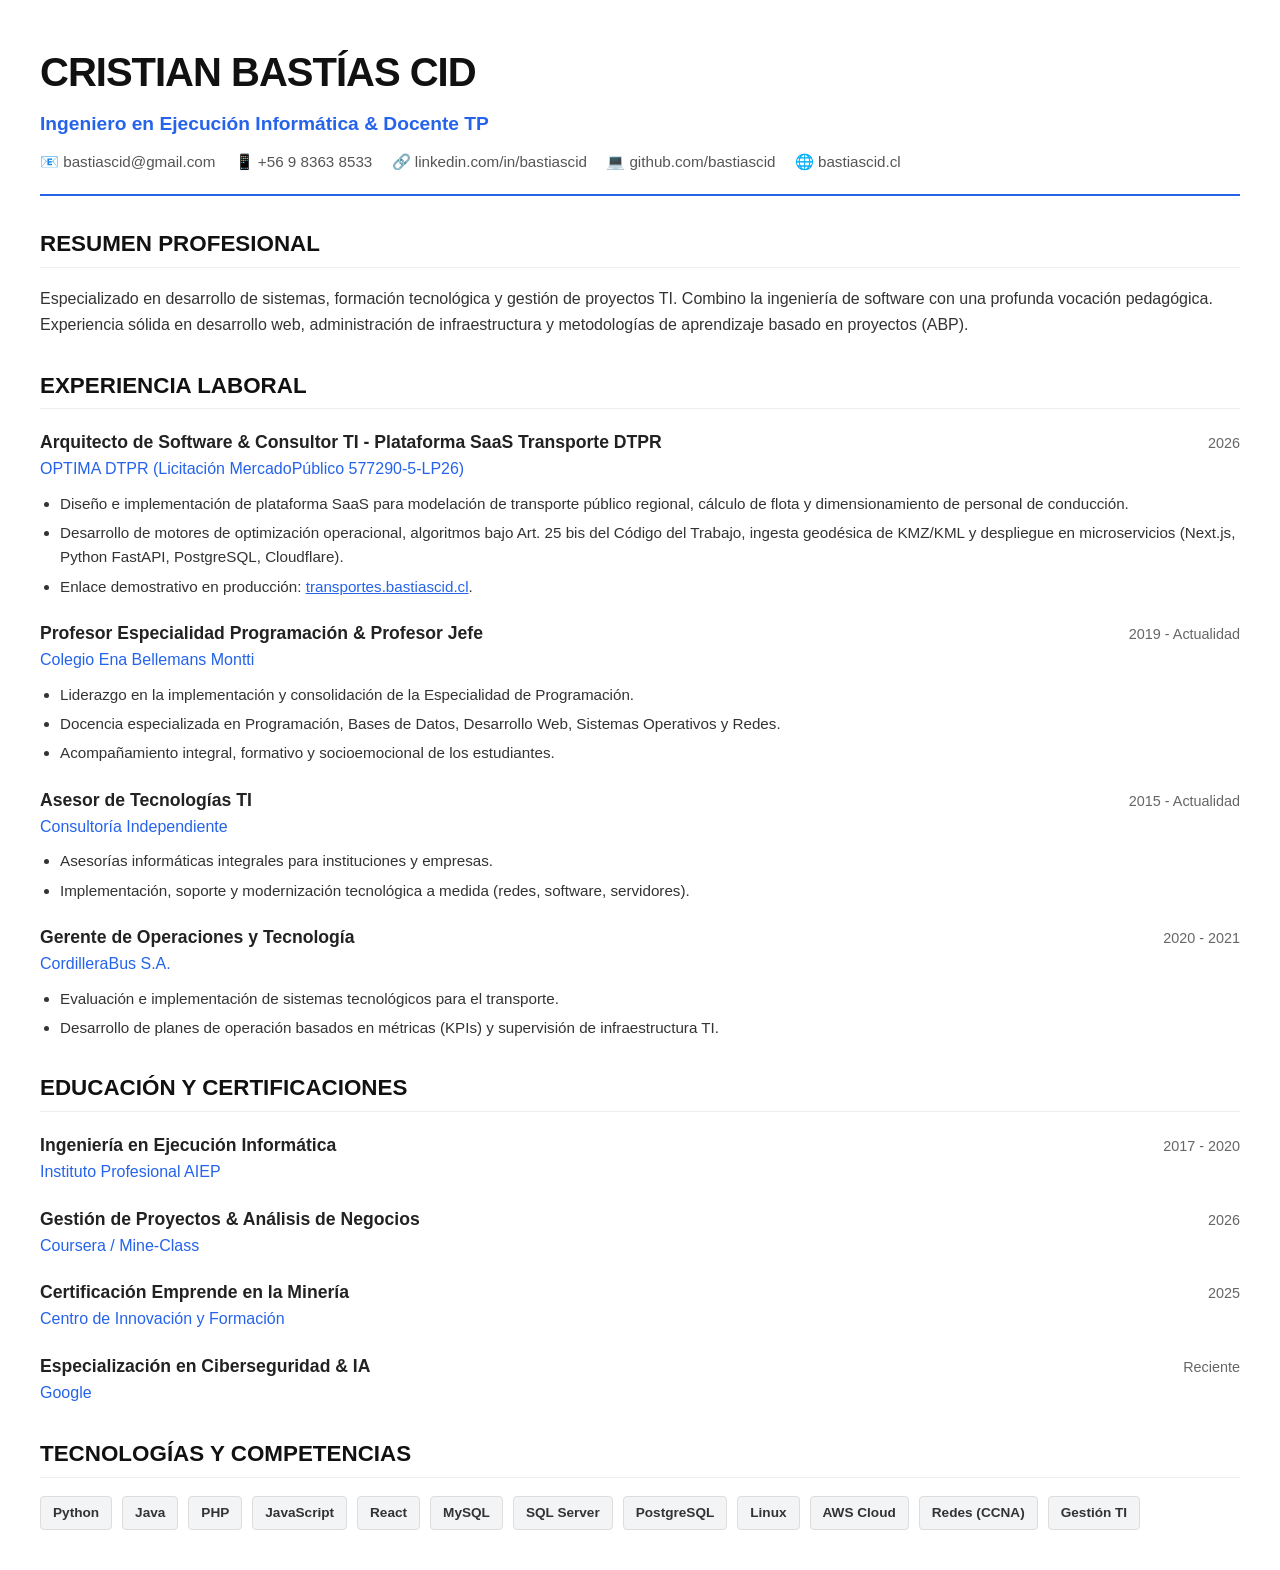
<file: cv.html>
<!DOCTYPE html>
<html lang="es">
<head>
    <meta charset="UTF-8">
    <title>CV - Cristian Bastías Cid</title>
    <style>
        body { font-family: 'Helvetica Neue', Helvetica, Arial, sans-serif; color: #333; line-height: 1.6; margin: 0; padding: 40px; background: #FFF; }
        .header { border-bottom: 2px solid #2563EB; padding-bottom: 20px; margin-bottom: 30px; }
        h1 { margin: 0; font-size: 2.5rem; color: #111; text-transform: uppercase; letter-spacing: -1px; }
        .subtitle { font-size: 1.2rem; color: #2563EB; font-weight: bold; margin-top: 5px; }
        .contact-info { margin-top: 10px; font-size: 0.95rem; color: #555; }
        .contact-info span { margin-right: 15px; }
        h2 { color: #111; border-bottom: 1px solid #EEE; padding-bottom: 5px; margin-top: 30px; font-size: 1.4rem; text-transform: uppercase; }
        .job { margin-bottom: 20px; }
        .job-header { display: flex; justify-content: space-between; align-items: baseline; }
        .job-title { font-weight: bold; font-size: 1.1rem; color: #222; margin: 0; }
        .job-company { color: #2563EB; font-weight: 500; }
        .job-date { font-size: 0.9rem; color: #666; }
        ul { margin-top: 10px; padding-left: 20px; }
        li { margin-bottom: 5px; font-size: 0.95rem; }
        .skills { display: flex; flex-wrap: wrap; gap: 10px; margin-top: 15px; }
        .skill-tag { background: #F3F4F6; padding: 5px 12px; border-radius: 4px; font-size: 0.85rem; font-weight: bold; color: #333; border: 1px solid #DDD; }
    </style>
</head>
<body>
    <div class="header">
        <h1>Cristian Bastías Cid</h1>
        <div class="subtitle">Ingeniero en Ejecución Informática & Docente TP</div>
        <div class="contact-info">
            <span>📧 bastiascid@gmail.com</span>
            <span>📱 +56 9 8363 8533</span>
            <span>🔗 linkedin.com/in/bastiascid</span>
            <span>💻 github.com/bastiascid</span>
            <span>🌐 bastiascid.cl</span>
        </div>
    </div>

    <h2>Resumen Profesional</h2>
    <p>Especializado en desarrollo de sistemas, formación tecnológica y gestión de proyectos TI. Combino la ingeniería de software con una profunda vocación pedagógica. Experiencia sólida en desarrollo web, administración de infraestructura y metodologías de aprendizaje basado en proyectos (ABP).</p>

    <h2>Experiencia Laboral</h2>
    
    <div class="job">
        <div class="job-header">
            <h3 class="job-title">Arquitecto de Software & Consultor TI - Plataforma SaaS Transporte DTPR</h3>
            <span class="job-date">2026</span>
        </div>
        <div class="job-company">OPTIMA DTPR (Licitación MercadoPúblico 577290-5-LP26)</div>
        <ul>
            <li>Diseño e implementación de plataforma SaaS para modelación de transporte público regional, cálculo de flota y dimensionamiento de personal de conducción.</li>
            <li>Desarrollo de motores de optimización operacional, algoritmos bajo Art. 25 bis del Código del Trabajo, ingesta geodésica de KMZ/KML y despliegue en microservicios (Next.js, Python FastAPI, PostgreSQL, Cloudflare).</li>
            <li>Enlace demostrativo en producción: <a href="https://transportes.bastiascid.cl" target="_blank" style="color: #2563EB;">transportes.bastiascid.cl</a>.</li>
        </ul>
    </div>

    <div class="job">
        <div class="job-header">
            <h3 class="job-title">Profesor Especialidad Programación & Profesor Jefe</h3>
            <span class="job-date">2019 - Actualidad</span>
        </div>
        <div class="job-company">Colegio Ena Bellemans Montti</div>
        <ul>
            <li>Liderazgo en la implementación y consolidación de la Especialidad de Programación.</li>
            <li>Docencia especializada en Programación, Bases de Datos, Desarrollo Web, Sistemas Operativos y Redes.</li>
            <li>Acompañamiento integral, formativo y socioemocional de los estudiantes.</li>
        </ul>
    </div>

    <div class="job">
        <div class="job-header">
            <h3 class="job-title">Asesor de Tecnologías TI</h3>
            <span class="job-date">2015 - Actualidad</span>
        </div>
        <div class="job-company">Consultoría Independiente</div>
        <ul>
            <li>Asesorías informáticas integrales para instituciones y empresas.</li>
            <li>Implementación, soporte y modernización tecnológica a medida (redes, software, servidores).</li>
        </ul>
    </div>

    <div class="job">
        <div class="job-header">
            <h3 class="job-title">Gerente de Operaciones y Tecnología</h3>
            <span class="job-date">2020 - 2021</span>
        </div>
        <div class="job-company">CordilleraBus S.A.</div>
        <ul>
            <li>Evaluación e implementación de sistemas tecnológicos para el transporte.</li>
            <li>Desarrollo de planes de operación basados en métricas (KPIs) y supervisión de infraestructura TI.</li>
        </ul>
    </div>

    <h2>Educación y Certificaciones</h2>
    <div class="job">
        <div class="job-header">
            <h3 class="job-title">Ingeniería en Ejecución Informática</h3>
            <span class="job-date">2017 - 2020</span>
        </div>
        <div class="job-company">Instituto Profesional AIEP</div>
    </div>
    <div class="job">
        <div class="job-header">
            <h3 class="job-title">Gestión de Proyectos & Análisis de Negocios</h3>
            <span class="job-date">2026</span>
        </div>
        <div class="job-company">Coursera / Mine-Class</div>
    </div>
    <div class="job">
        <div class="job-header">
            <h3 class="job-title">Certificación Emprende en la Minería</h3>
            <span class="job-date">2025</span>
        </div>
        <div class="job-company">Centro de Innovación y Formación</div>
    </div>
    <div class="job">
        <div class="job-header">
            <h3 class="job-title">Especialización en Ciberseguridad & IA</h3>
            <span class="job-date">Reciente</span>
        </div>
        <div class="job-company">Google</div>
    </div>

    <h2>Tecnologías y Competencias</h2>
    <div class="skills">
        <span class="skill-tag">Python</span>
        <span class="skill-tag">Java</span>
        <span class="skill-tag">PHP</span>
        <span class="skill-tag">JavaScript</span>
        <span class="skill-tag">React</span>
        <span class="skill-tag">MySQL</span>
        <span class="skill-tag">SQL Server</span>
        <span class="skill-tag">PostgreSQL</span>
        <span class="skill-tag">Linux</span>
        <span class="skill-tag">AWS Cloud</span>
        <span class="skill-tag">Redes (CCNA)</span>
        <span class="skill-tag">Gestión TI</span>
    </div>
</body>
</html>
</file>
<file: styles.css>
/* ==========================================================================
   VARIABLES Y BASE EDITORIAL
   ========================================================================== */
:root {
    --bg-main: #050505;       /* Negro absoluto/carbón */
    --bg-alt: #0A0A0A;        /* Ligeramente más claro */
    --text-primary: #F3F4F6;  /* Blanco roto / Gris muy claro */
    --text-muted: #888888;    /* Gris medio para metadatos */
    --border: #222222;        /* Bordes ultra finos y sutiles */
    --accent: #2563EB;        /* Azul eléctrico controlado */
    --accent-hover: #3B82F6;
    
    --font-display: 'Inter', system-ui, sans-serif;
    --font-mono: 'JetBrains Mono', monospace;
    
    --transition: all 0.4s cubic-bezier(0.16, 1, 0.3, 1);
}

* { margin: 0; padding: 0; box-sizing: border-box; }
html { scroll-behavior: smooth; }
body {
    font-family: var(--font-display);
    background-color: var(--bg-main);
    color: var(--text-primary);
    line-height: 1.5;
    overflow-x: hidden;
    -webkit-font-smoothing: antialiased;
}
a { text-decoration: none; color: inherit; }
ul { list-style: none; }

.container { max-width: 1300px; margin: 0 auto; padding: 0 24px; }
.border-top { border-top: 1px solid var(--border); }
.bg-alt { background-color: var(--bg-alt); }

/* Focus Accesible */
a:focus-visible, button:focus-visible {
    outline: 2px solid var(--accent);
    outline-offset: 4px;
}

/* ==========================================================================
   NAVEGACIÓN
   ========================================================================== */
.nav-editorial {
    position: fixed; top: 0; left: 0; width: 100%; height: 80px;
    display: flex; justify-content: space-between; align-items: center;
    padding: 0 40px; z-index: 1000;
    background: rgba(5, 5, 5, 0.85); backdrop-filter: blur(10px); -webkit-backdrop-filter: blur(10px);
    border-bottom: 1px solid transparent; transition: var(--transition);
}
.nav-editorial.scrolled { border-bottom: 1px solid var(--border); height: 70px; }
.nav-brand { font-size: 1.5rem; font-weight: 900; letter-spacing: -1px; }
.nav-menu { display: flex; gap: 32px; }
.nav-menu a {
    font-size: 0.85rem; font-weight: 500; text-transform: uppercase; letter-spacing: 0.5px;
    color: var(--text-muted); transition: var(--transition); display: flex; gap: 8px;
}
.nav-menu a span { font-family: var(--font-mono); color: var(--accent); }
.nav-menu a:hover { color: var(--text-primary); }

.menu-trigger { display: none; background: none; border: none; color: var(--text-primary); font-size: 1.5rem; cursor: pointer; }

/* Menú Móvil Overlay */
.mobile-overlay {
    position: fixed; top: 0; left: 0; width: 100%; height: 100vh;
    background: var(--bg-main); z-index: 2000;
    display: flex; flex-direction: column; justify-content: center; align-items: center;
    opacity: 0; visibility: hidden; transition: var(--transition);
}
.mobile-overlay.active { opacity: 1; visibility: visible; }
.close-menu { position: absolute; top: 30px; right: 30px; background: none; border: none; color: var(--text-primary); font-size: 2rem; cursor: pointer; }
.mobile-links { display: flex; flex-direction: column; gap: 24px; text-align: center; }
.mobile-links a { font-size: 1.5rem; font-weight: 600; text-transform: uppercase; color: var(--text-primary); }
.mobile-links a span { font-family: var(--font-mono); color: var(--accent); font-size: 1rem; margin-right: 10px; }
.mobile-cv { margin-top: 20px; color: var(--accent) !important; font-size: 1.2rem !important; }

/* ==========================================================================
   HERO MASIVO
   ========================================================================== */
.section-hero {
    min-height: 100vh; display: flex; flex-direction: column; justify-content: center;
    padding-top: 120px; padding-bottom: 60px;
}
.hero-top-tags {
    font-family: var(--font-mono); font-size: 0.75rem; color: var(--text-muted);
    display: flex; flex-wrap: wrap; gap: 12px; margin-bottom: 3vh; letter-spacing: 1px;
}
.hero-top-tags .separator { color: var(--accent); }

.massive-title {
    font-size: clamp(3.5rem, 10vw, 9rem);
    font-weight: 900; line-height: 0.9; letter-spacing: -0.04em;
    margin-bottom: 5vh; text-transform: uppercase;
    background: linear-gradient(135deg, #FFFFFF 0%, #3B82F6 40%, #8B5CF6 100%);
    -webkit-background-clip: text;
    -webkit-text-fill-color: transparent;
    background-size: 200% auto;
    animation: gradientFlow 6s ease infinite;
}
@keyframes gradientFlow { 0% { background-position: 0% 50%; } 50% { background-position: 100% 50%; } 100% { background-position: 0% 50%; } }

.grid-2 { display: grid; grid-template-columns: 1fr 1fr; gap: 40px; align-items: start; }
.hero-manifesto { font-size: clamp(1.1rem, 2vw, 1.5rem); font-weight: 300; color: var(--text-muted); line-height: 1.5; }

.hero-actions { display: flex; gap: 16px; flex-wrap: wrap; justify-content: flex-end; }
.btn-editorial {
    display: inline-flex; align-items: center; gap: 12px;
    padding: 16px 32px; font-weight: 600; text-transform: uppercase; letter-spacing: 1px; font-size: 0.85rem;
    background: var(--text-primary); color: var(--bg-main); border: 1px solid var(--text-primary);
    transition: var(--transition); cursor: pointer; border-radius: 2px;
}
.btn-editorial:hover { background: transparent; color: var(--text-primary); }
.btn-editorial.outline { background: transparent; color: var(--text-primary); border-color: var(--border); }
.btn-editorial.outline:hover { border-color: var(--text-primary); }

/* ==========================================================================
   MARQUEE
   ========================================================================== */
.marquee-container {
    width: 100%; overflow: hidden; white-space: nowrap;
    border-top: 1px solid var(--border); border-bottom: 1px solid var(--border);
    padding: 24px 0; background: var(--bg-alt); display: flex;
}
.marquee-content {
    font-size: 1.5rem; font-weight: 300; letter-spacing: 4px; color: var(--text-muted);
    display: inline-block; padding-left: 100%;
    animation: marquee 30s linear infinite;
}
@keyframes marquee { 0% { transform: translateX(0); } 100% { transform: translateX(-100%); } }

/* ==========================================================================
   SECCIONES EDITORIALES (Generales)
   ========================================================================== */
.section-editorial { padding: 120px 0; }
.section-header { display: flex; align-items: baseline; gap: 24px; margin-bottom: 80px; }
.section-num { font-family: var(--font-mono); font-size: 1.2rem; color: var(--accent); }
.section-title { font-size: clamp(2rem, 4vw, 3.5rem); font-weight: 800; letter-spacing: -0.02em; text-transform: uppercase; }

/* ==========================================================================
   01 MANIFIESTO
   ========================================================================== */
.manifesto-grid { display: grid; grid-template-columns: 1.5fr 1fr; gap: 80px; }
.manifesto-text p { font-size: 1.1rem; color: var(--text-muted); margin-bottom: 24px; line-height: 1.7; }
.manifesto-text .lead-text { font-size: 1.5rem; color: var(--text-primary); font-weight: 400; margin-bottom: 32px; line-height: 1.4; }
.manifesto-stats { display: flex; flex-direction: column; gap: 40px; border-left: 1px solid var(--border); padding-left: 40px; }
.stat-box { display: flex; flex-direction: column; }
.stat-number { font-size: 4rem; font-weight: 900; line-height: 1; letter-spacing: -0.05em; color: var(--text-primary); }
.stat-label { font-family: var(--font-mono); font-size: 0.85rem; color: var(--accent); margin-top: 8px; letter-spacing: 1px; }

/* ==========================================================================
   02 LO QUE HAGO (SERVICIOS)
   ========================================================================== */
.services-list { display: flex; flex-direction: column; }
.service-row {
    display: grid; grid-template-columns: 80px 1fr; gap: 40px;
    padding: 40px 0; border-bottom: 1px solid var(--border); transition: var(--transition);
}
.service-row:first-child { border-top: 1px solid var(--border); }
.service-row:hover { padding-left: 20px; background: rgba(255,255,255,0.02); }
.service-num { font-family: var(--font-mono); font-size: 1.2rem; color: var(--text-muted); }
.service-content h3 { font-size: 1.8rem; margin-bottom: 12px; font-weight: 700; letter-spacing: -0.02em; }
.service-content p { color: var(--text-muted); font-size: 1.1rem; max-width: 600px; }

/* ==========================================================================
   03 PROYECTOS EDITORIALES
   ========================================================================== */
.projects-editorial-list { display: flex; flex-direction: column; }
.project-row {
    display: grid; grid-template-columns: 1fr 3fr 1.5fr; gap: 40px;
    padding: 60px 0; border-bottom: 1px solid var(--border); transition: var(--transition);
    align-items: center;
}
.project-row:first-child { border-top: 1px solid var(--border); }
.project-row:hover { background: rgba(255,255,255,0.01); }
.proj-meta { font-family: var(--font-mono); font-size: 0.85rem; color: var(--text-muted); text-transform: uppercase; }
.proj-main h3 { font-size: 2.5rem; font-weight: 900; letter-spacing: -0.03em; margin-bottom: 16px; transition: var(--transition); }
.project-row:hover .proj-main h3 { color: var(--accent); transform: translateX(10px); }
.proj-desc { color: var(--text-muted); font-size: 1.05rem; line-height: 1.6; max-width: 500px; }
.proj-tech { display: flex; flex-direction: column; align-items: flex-end; gap: 24px; }
.proj-tech .tags { display: flex; flex-wrap: wrap; gap: 8px; justify-content: flex-end; }
.proj-tech span { border: 1px solid var(--border); padding: 4px 12px; font-size: 0.75rem; font-family: var(--font-mono); border-radius: 20px; color: var(--text-muted); }
.proj-link {
    width: 50px; height: 50px; border-radius: 50%; border: 1px solid var(--border);
    display: flex; justify-content: center; align-items: center; font-size: 1.2rem;
    color: var(--text-primary); transition: var(--transition);
}
.project-row:hover .proj-link { background: var(--text-primary); color: var(--bg-main); transform: rotate(-45deg); }

/* ==========================================================================
   04 EXPERIENCIA (TIMELINE EDITORIAL)
   ========================================================================== */
.timeline-editorial { display: flex; flex-direction: column; }
.time-node {
    display: grid; grid-template-columns: 200px 1fr; gap: 60px;
    padding: 40px 0; border-bottom: 1px solid var(--border);
}
.time-node:first-child { border-top: 1px solid var(--border); }
.time-meta { font-family: var(--font-mono); font-size: 0.9rem; color: var(--text-muted); }
.time-role { font-size: 1.5rem; font-weight: 700; margin-bottom: 8px; }
.time-org { font-size: 1.1rem; color: var(--accent); font-weight: 400; margin-bottom: 16px; }
.time-data p { color: var(--text-muted); max-width: 700px; line-height: 1.6; }

/* ==========================================================================
   05 TECNOLOGÍAS CLOUD
   ========================================================================== */
.tech-cloud { display: flex; flex-wrap: wrap; gap: 16px 32px; justify-content: center; padding: 40px 0; }
.tech-cloud span {
    font-size: clamp(2rem, 5vw, 4.5rem); font-weight: 900; letter-spacing: -0.03em;
    color: transparent; -webkit-text-stroke: 1px var(--border);
    text-transform: uppercase; transition: var(--transition); cursor: default;
}
.tech-cloud span:hover { -webkit-text-stroke: 0px; transform: scale(1.05); }
.tech-cloud span:nth-child(5n+1):hover { color: #3B82F6; } /* Azul */
.tech-cloud span:nth-child(5n+2):hover { color: #10B981; } /* Verde */
.tech-cloud span:nth-child(5n+3):hover { color: #8B5CF6; } /* Púrpura */
.tech-cloud span:nth-child(5n+4):hover { color: #F59E0B; } /* Ámbar */
.tech-cloud span:nth-child(5n+5):hover { color: #EF4444; } /* Rojo */

/* FORMACION ACADEMICA (Sub-sección) */
.sub-editorial-title { font-size: 1.5rem; font-weight: 700; margin-bottom: 40px; letter-spacing: -0.02em; }
.edu-row {
    display: flex; justify-content: space-between; align-items: center;
    padding: 24px 0; border-bottom: 1px solid var(--border);
}
.edu-main h4 { font-size: 1.2rem; font-weight: 600; margin-bottom: 4px; }
.edu-main span { font-size: 0.95rem; color: var(--text-muted); }
.edu-year { font-family: var(--font-mono); font-size: 0.9rem; color: var(--accent); }

/* ==========================================================================
   06 CONTACTO
   ========================================================================== */
.section-contact { padding: 150px 0; text-align: center; }
.massive-contact {
    font-size: clamp(4rem, 12vw, 10rem); font-weight: 900; line-height: 1; letter-spacing: -0.05em;
    margin-bottom: 40px; color: var(--text-primary);
}
.contact-desc { font-size: 1.2rem; color: var(--text-muted); max-width: 600px; margin: 0 auto 60px; line-height: 1.6; }
.contact-links { display: flex; justify-content: center; flex-wrap: wrap; gap: 32px; }
.c-link {
    font-family: var(--font-mono); font-size: 1rem; font-weight: 500;
    color: var(--text-primary); border-bottom: 1px solid transparent; transition: var(--transition);
}
.c-link:hover { color: var(--accent); border-bottom: 1px solid var(--accent); }

/* ==========================================================================
   FOOTER
   ========================================================================== */
.footer-editorial { padding: 40px 0; border-top: 1px solid var(--border); display: flex; justify-content: center; }
.footer-editorial .container { display: flex; justify-content: space-between; align-items: center; width: 100%; }
.footer-editorial p { font-family: var(--font-mono); font-size: 0.8rem; color: var(--text-muted); }
.back-to-top {
    width: 40px; height: 40px; border: 1px solid var(--border); border-radius: 50%;
    display: flex; justify-content: center; align-items: center; color: var(--text-primary); transition: var(--transition);
}
.back-to-top:hover { background: var(--text-primary); color: var(--bg-main); }

/* ==========================================================================
   WHATSAPP FLOTANTE
   ========================================================================== */
.whatsapp-float {
    position: fixed; bottom: 24px; right: 24px; width: 56px; height: 56px;
    background-color: #25D366; color: #FFF; border-radius: 50%;
    display: flex; align-items: center; justify-content: center;
    font-size: 1.8rem; box-shadow: 0 4px 12px rgba(0,0,0,0.3);
    z-index: 1000; transition: var(--transition); text-decoration: none;
}
.whatsapp-float:hover { background-color: #128C7E; transform: scale(1.1); box-shadow: 0 6px 16px rgba(0,0,0,0.5); color: #fff; }
.wa-tooltip {
    position: absolute; right: 70px; top: 50%; transform: translateY(-50%);
    background: var(--bg-alt); color: var(--text-primary);
    padding: 8px 12px; border-radius: 4px; font-size: 0.8rem; font-family: var(--font-mono);
    white-space: nowrap; opacity: 0; visibility: hidden;
    transition: var(--transition); border: 1px solid var(--border); pointer-events: none;
}
.whatsapp-float:hover .wa-tooltip { opacity: 1; visibility: visible; transform: translateY(-50%) translateX(-10px); }

/* ==========================================================================
   FONDO MATRIX EDITORIAL
   ========================================================================== */
#matrix-bg {
    position: fixed; top: 0; left: 0; width: 100vw; height: 100vh;
    z-index: -1; opacity: 0.90; pointer-events: none;
}

/* ==========================================================================
   ANIMACIONES & REVEAL
   ========================================================================== */
.reveal-up { opacity: 0; transform: translateY(40px); transition: 1s cubic-bezier(0.16, 1, 0.3, 1); }
.reveal-up.active { opacity: 1; transform: translateY(0); }
.delay-1 { transition-delay: 0.1s; }
.delay-2 { transition-delay: 0.2s; }
.delay-3 { transition-delay: 0.3s; }

/* ==========================================================================
   RESPONSIVE (Móviles)
   ========================================================================== */
@media (max-width: 992px) {
    .nav-menu { display: none; }
    .menu-trigger { display: block; }
    .grid-2 { grid-template-columns: 1fr; }
    .hero-actions { justify-content: flex-start; }
    .manifesto-grid { grid-template-columns: 1fr; gap: 40px; }
    .manifesto-stats { border-left: none; padding-left: 0; flex-direction: row; flex-wrap: wrap; border-top: 1px solid var(--border); padding-top: 40px; }
    
    .project-row { grid-template-columns: 1fr; gap: 20px; padding: 40px 0; }
    .proj-tech { align-items: flex-start; flex-direction: row; justify-content: space-between; width: 100%; }
    
    .time-node { grid-template-columns: 1fr; gap: 16px; }
}

@media (max-width: 768px) {
    .nav-editorial { padding: 0 24px; }
    .massive-title { font-size: 3.5rem; }
    .section-padding { padding: 80px 0; }
    .section-title { font-size: 2.2rem; }
    
    .service-row { grid-template-columns: 1fr; gap: 16px; padding: 32px 0; }
    .service-row:hover { padding-left: 0; }
    
    .tech-cloud span { font-size: 2.5rem; -webkit-text-stroke: 1px var(--border); }
    
    .massive-contact { font-size: 3.5rem; }
    .contact-links { flex-direction: column; gap: 16px; align-items: center; }
    
    .footer-editorial .container { flex-direction: column; gap: 20px; text-align: center; }
    
    .whatsapp-float { bottom: 18px; right: 18px; width: 50px; height: 50px; font-size: 1.5rem; }
    .wa-tooltip { display: none; }
}

/* ==========================================================================
   MOBILE RESPONSIVENESS & COLOR FIXES
   ========================================================================== */
@media (hover: none) {
    /* Mostrar colores permanentemente en dispositivos táctiles */
    .tech-cloud span { -webkit-text-stroke: 0px !important; }
    .tech-cloud span:nth-child(5n+1) { color: #3B82F6 !important; }
    .tech-cloud span:nth-child(5n+2) { color: #10B981 !important; }
    .tech-cloud span:nth-child(5n+3) { color: #8B5CF6 !important; }
    .tech-cloud span:nth-child(5n+4) { color: #F59E0B !important; }
    .tech-cloud span:nth-child(5n+5) { color: #EF4444 !important; }

    /* Resaltar proyectos por defecto en móvil */
    .project-row { 
        background: linear-gradient(90deg, rgba(37,99,235,0.03) 0%, rgba(139,92,246,0.03) 100%) !important; 
        border-color: rgba(37,99,235,0.2) !important; 
    }
    .proj-link { background: var(--text-primary) !important; color: var(--bg-main) !important; transform: rotate(-45deg) !important; }
}

@media (hover: hover) {
    /* Mejorar visibilidad del borde en PC antes de hacer hover */
    .tech-cloud span { -webkit-text-stroke: 1px rgba(255, 255, 255, 0.25); }
}

/* Ajustes estructurales agresivos para pantallas pequeñas */
@media (max-width: 768px) {
    .massive-title { font-size: clamp(2.2rem, 10vw, 4rem) !important; line-height: 1.1; margin-bottom: 3vh; }
    .section-editorial { padding: 60px 0 !important; }
    .section-header { margin-bottom: 40px !important; }
    .section-title { font-size: 1.8rem !important; }
    .tech-cloud span { font-size: clamp(1.4rem, 8vw, 2.5rem) !important; }
    .massive-contact { font-size: clamp(2.2rem, 10vw, 3.5rem) !important; }
    .project-row { padding: 32px 0 !important; }
    .manifesto-stats { padding-top: 24px; gap: 24px; }
    .stat-number { font-size: 3rem !important; }
    .hero-actions { justify-content: center; width: 100%; }
    .btn-editorial { width: 100%; justify-content: center; }
}
@media (max-width: 768px) {
    .section-hero { 
        padding-top: 100px !important; 
        padding-bottom: 20px !important; 
        min-height: auto !important;
        justify-content: flex-start !important;
    }
}
</file>
